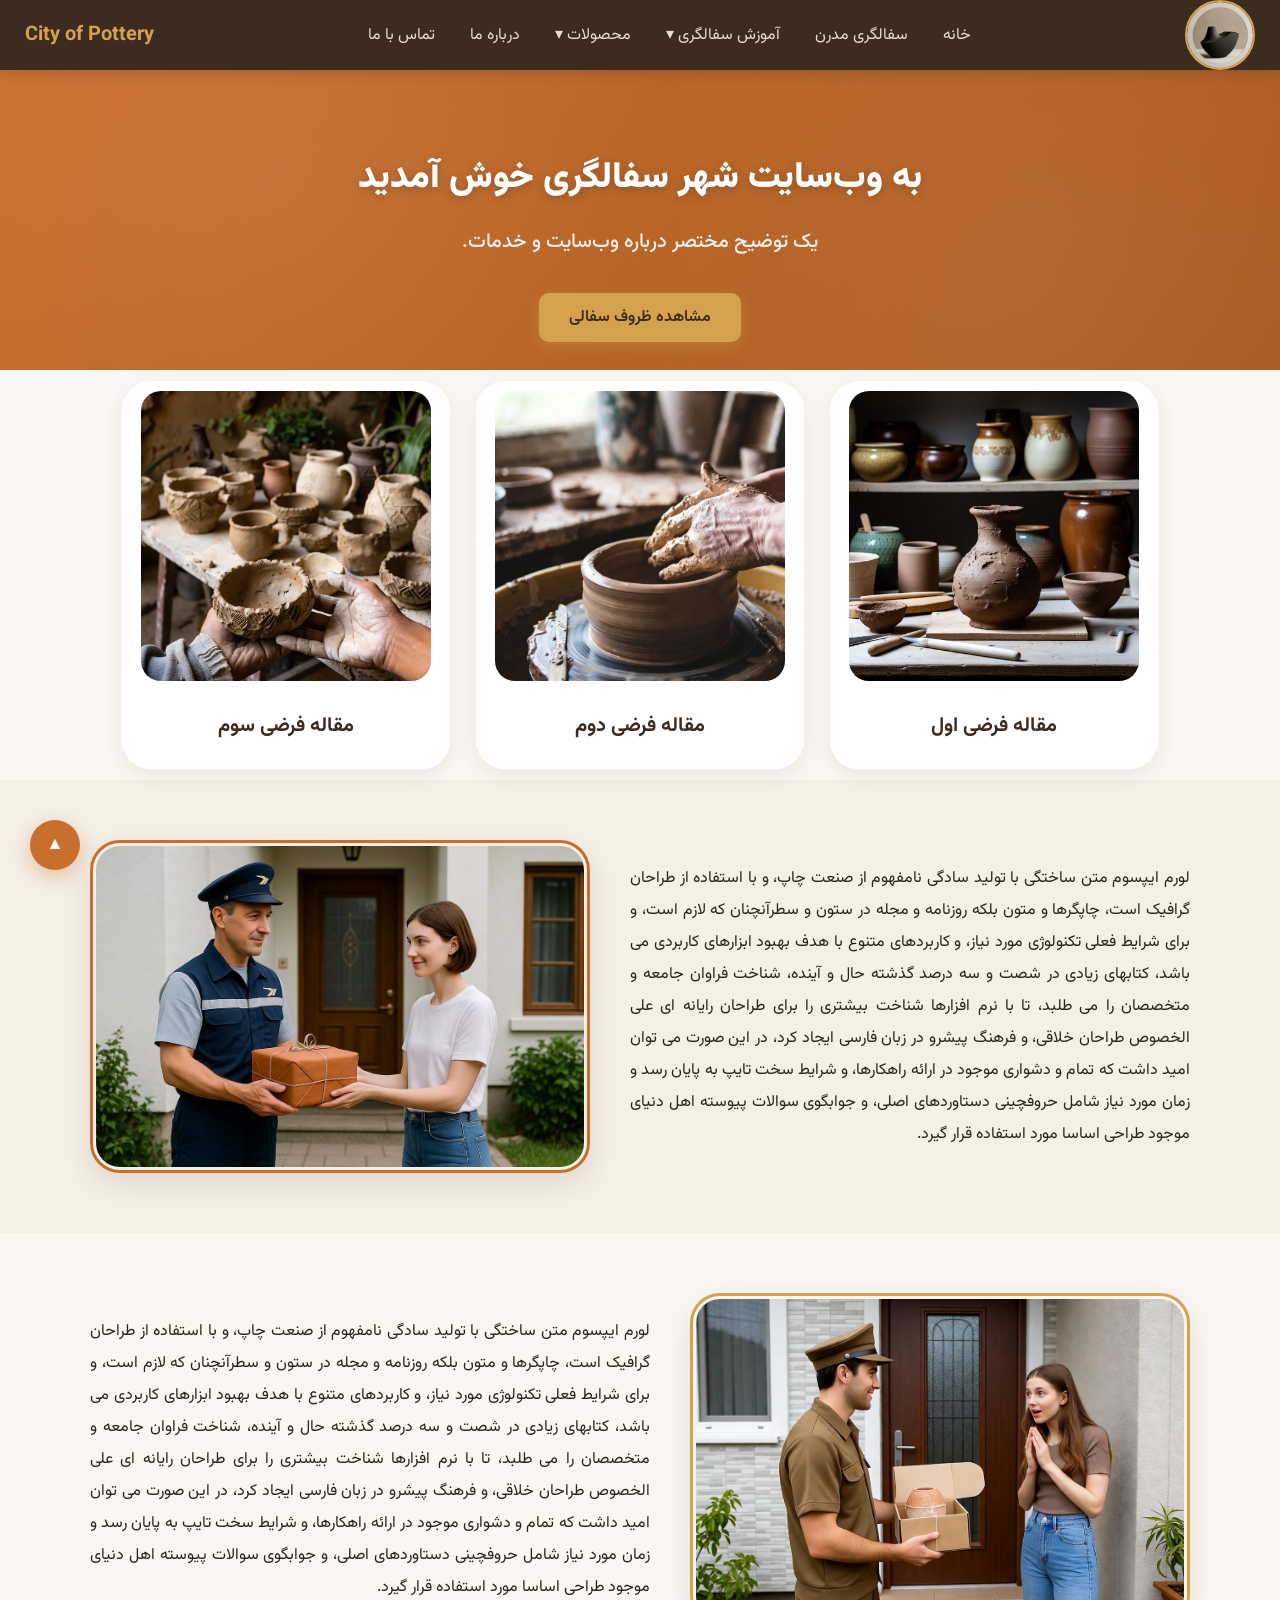
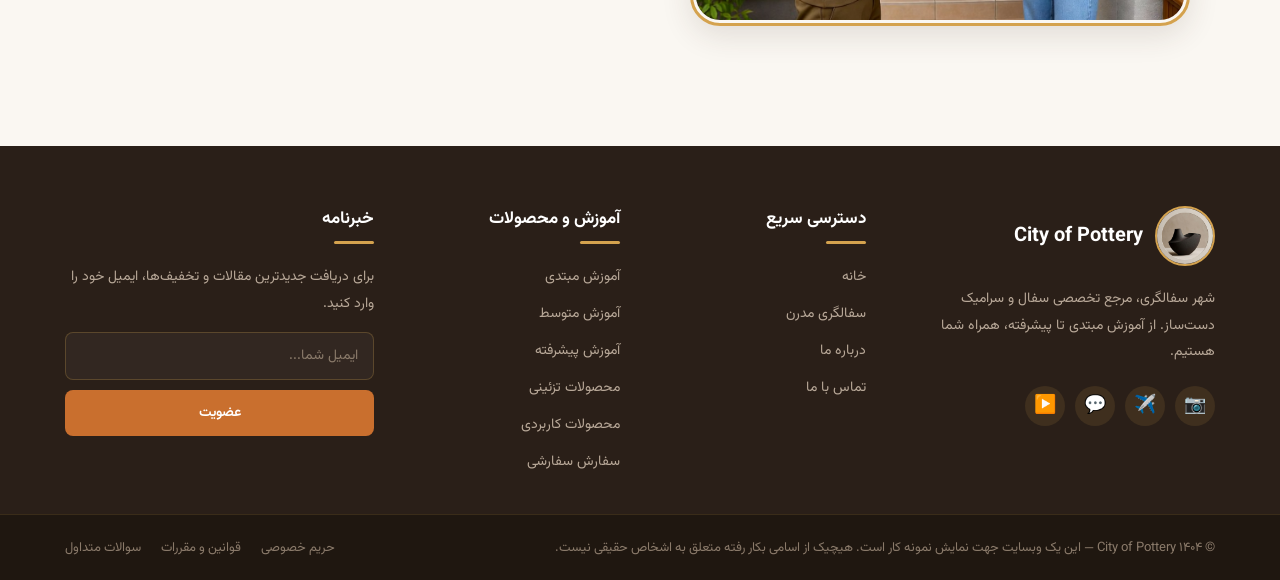
<file: index.html>
<!DOCTYPE html>
<html lang="fa" dir="rtl">
<head>
    <meta charset="UTF-8">
    <meta name="viewport" content="width=device-width, initial-scale=1.0">
    <title>City of Pottery - Home</title>
    <link rel="stylesheet" href="style.css">
</head>
<body id="top">

<header class="header">
    <nav class="navbar">
        <!-- لوگو -->
        <a href="index.html" class="logo-link">
            <img class="logo" src="pictures/Logo.jpg" alt="City of Pottery" width="70" height="70">
        </a>

        <!-- منوی اصلی -->
        <ul class="menu">
            <li><a href="index.html">خانه</a></li>
            <li><a href="modern-pottery.html">سفالگری مدرن</a></li>

            <li class="dropdown">
                <a href="#">آموزش سفالگری ▾</a>
                <ul class="submenu">
                    <li><a href="#">مبتدی</a></li>
                    <li><a href="#">متوسط</a></li>
                    <li><a href="#">پیشرفته</a></li>
                </ul>
            </li>

            <li class="dropdown">
                <a href="#">محصولات ▾</a>
                <ul class="submenu">
                    <li><a href="#">تزئینی</a></li>
                    <li><a href="#">کاربردی</a></li>
                    <li><a href="#">سفارشی</a></li>
                </ul>
            </li>

            <li><a href="about.html">درباره ما</a></li>
            <li><a href="Contact Us.html">تماس با ما</a></li>
        </ul>

        <!-- عنوان برند -->
        <a href="index.html"><span class="brand">City of Pottery</span></a>
    </nav>
</header>
<div class="home">
<p class="welcome_home_page">
    به وب‌سایت شهر سفالگری خوش آمدید
</p>
    <p class="explain_home_page">
        یک توضیح مختصر درباره وب‌سایت و خدمات.
    </p>
    <a href="#" class="click_home_page">مشاهده ظروف سفالی</a>
</div>
<div class="big_picture_1">
     <a href="modern-pottery.html" class="box_1_home_page shadow">
         <img src="pictures/home_picture_a.jpg" class="home_picture_1"/>
     <p class="home_title">مقاله فرضی اول</p></a>
    <a href="modern-pottery.html" class="box_2_home_page shadow">
        <img src="pictures/home_picture_c.jpg" class="home_picture_1"/>
        <p class="home_title">مقاله فرضی دوم</p></a>
    <a href="modern-pottery.html" class="box_3_home_page shadow">
        <img src="pictures/home_picture_b.jpg" class="home_picture_1"/>
        <p class="home_title">مقاله فرضی سوم</p></a>
</div>

<!-- ===== تغییر یافته: بخش متن + تصویر ===== -->
<section class="about-section">
    <div class="about-container">
        <p class="about-text">
            لورم ایپسوم متن ساختگی با تولید سادگی نامفهوم از صنعت چاپ، و با استفاده از طراحان گرافیک است، چاپگرها و متون بلکه روزنامه و مجله در ستون و سطرآنچنان که لازم است، و برای شرایط فعلی تکنولوژی مورد نیاز، و کاربردهای متنوع با هدف بهبود ابزارهای کاربردی می باشد، کتابهای زیادی در شصت و سه درصد گذشته حال و آینده، شناخت فراوان جامعه و متخصصان را می طلبد، تا با نرم افزارها شناخت بیشتری را برای طراحان رایانه ای علی الخصوص طراحان خلاقی، و فرهنگ پیشرو در زبان فارسی ایجاد کرد، در این صورت می توان امید داشت که تمام و دشواری موجود در ارائه راهکارها، و شرایط سخت تایپ به پایان رسد و زمان مورد نیاز شامل حروفچینی دستاوردهای اصلی، و جوابگوی سوالات پیوسته اهل دنیای موجود طراحی اساسا مورد استفاده قرار گیرد.
        </p>
        <img src="pictures/home_picture_d.jpg" alt="تحویل توسط پستچی" class="about-image" />
    </div>
</section>

<section class="about-section1">
    <div class="about-container1">
        <img src="pictures/home_picture_e.jpg" alt="تحویل توسط پستچی" class="about-image1"/>
        <p class="about-text1">
            لورم ایپسوم متن ساختگی با تولید سادگی نامفهوم از صنعت چاپ، و با استفاده از طراحان گرافیک است، چاپگرها و متون بلکه روزنامه و مجله در ستون و سطرآنچنان که لازم است، و برای شرایط فعلی تکنولوژی مورد نیاز، و کاربردهای متنوع با هدف بهبود ابزارهای کاربردی می باشد، کتابهای زیادی در شصت و سه درصد گذشته حال و آینده، شناخت فراوان جامعه و متخصصان را می طلبد، تا با نرم افزارها شناخت بیشتری را برای طراحان رایانه ای علی الخصوص طراحان خلاقی، و فرهنگ پیشرو در زبان فارسی ایجاد کرد، در این صورت می توان امید داشت که تمام و دشواری موجود در ارائه راهکارها، و شرایط سخت تایپ به پایان رسد و زمان مورد نیاز شامل حروفچینی دستاوردهای اصلی، و جوابگوی سوالات پیوسته اهل دنیای موجود طراحی اساسا مورد استفاده قرار گیرد.
        </p>
    </div>
</section>

<!-- ===== فوتر ===== -->
<footer class="footer">
    <div class="footer-container">

        <!-- ستون ۱: برند و توضیح -->
        <div class="footer-column footer-about">
            <a href="#" class="footer-logo-link">
                <img class="footer-logo" src="pictures/Logo.jpg" alt="City of Pottery" width="60" height="60">
                <span class="footer-brand">City of Pottery</span>
            </a>
            <p class="footer-description">
                شهر سفالگری، مرجع تخصصی سفال و سرامیک دست‌ساز. از آموزش مبتدی تا پیشرفته، همراه شما هستیم.
            </p>
            <div class="footer-social">
                <a href="#" class="social-link" aria-label="اینستاگرام">📷</a>
                <a href="#" class="social-link" aria-label="تلگرام">✈️</a>
                <a href="#" class="social-link" aria-label="واتساپ">💬</a>
                <a href="#" class="social-link" aria-label="یوتیوب">▶️</a>
            </div>
        </div>

        <!-- ستون ۲: دسترسی سریع -->
        <div class="footer-column">
            <h4 class="footer-title">دسترسی سریع</h4>
            <ul class="footer-links">
                <li><a href="index.html">خانه</a></li>
                <li><a href="modern-pottery.html">سفالگری مدرن</a></li>
                <li><a href="about.html">درباره ما</a></li>
                <li><a href="Contact%20Us.html">تماس با ما</a></li>
            </ul>
        </div>

        <!-- ستون ۳: آموزش و محصولات -->
        <div class="footer-column">
            <h4 class="footer-title">آموزش و محصولات</h4>
            <ul class="footer-links">
                <li><a href="#">آموزش مبتدی</a></li>
                <li><a href="#">آموزش متوسط</a></li>
                <li><a href="#">آموزش پیشرفته</a></li>
                <li><a href="#">محصولات تزئینی</a></li>
                <li><a href="#">محصولات کاربردی</a></li>
                <li><a href="#">سفارش سفارشی</a></li>
            </ul>
        </div>

        <!-- ستون ۴: خبرنامه -->
        <div class="footer-column">
            <h4 class="footer-title">خبرنامه</h4>
            <p class="footer-newsletter-text">
                برای دریافت جدیدترین مقالات و تخفیف‌ها، ایمیل خود را وارد کنید.
            </p>
            <form class="footer-newsletter">
                <input type="email" placeholder="ایمیل شما..." class="newsletter-input" required>
                <button type="submit" class="newsletter-btn">عضویت</button>
            </form>
        </div>

    </div>

    <!-- نوار کپی‌رایت -->
    <div class="footer-bottom">
        <div class="footer-bottom-container">
            <p class="footer-copy">
                © ۱۴۰۴ City of Pottery — این یک وبسایت جهت نمایش نمونه کار است. هیچیک از اسامی بکار رفته متعلق به اشخاص حقیقی نیست.
            </p>
            <ul class="footer-legal">
                <li><a href="#">حریم خصوصی</a></li>
                <li><a href="#">قوانین و مقررات</a></li>
                <li><a href="#">سوالات متداول</a></li>
            </ul>
        </div>
    </div>
</footer>

<!-- ===== دکمه بازگشت به بالا ===== -->
<a href="#top" class="back-to-top" aria-label="بازگشت به بالا">
    <span class="back-to-top-icon">▲</span>
</a>

</body>
</html>
</file>
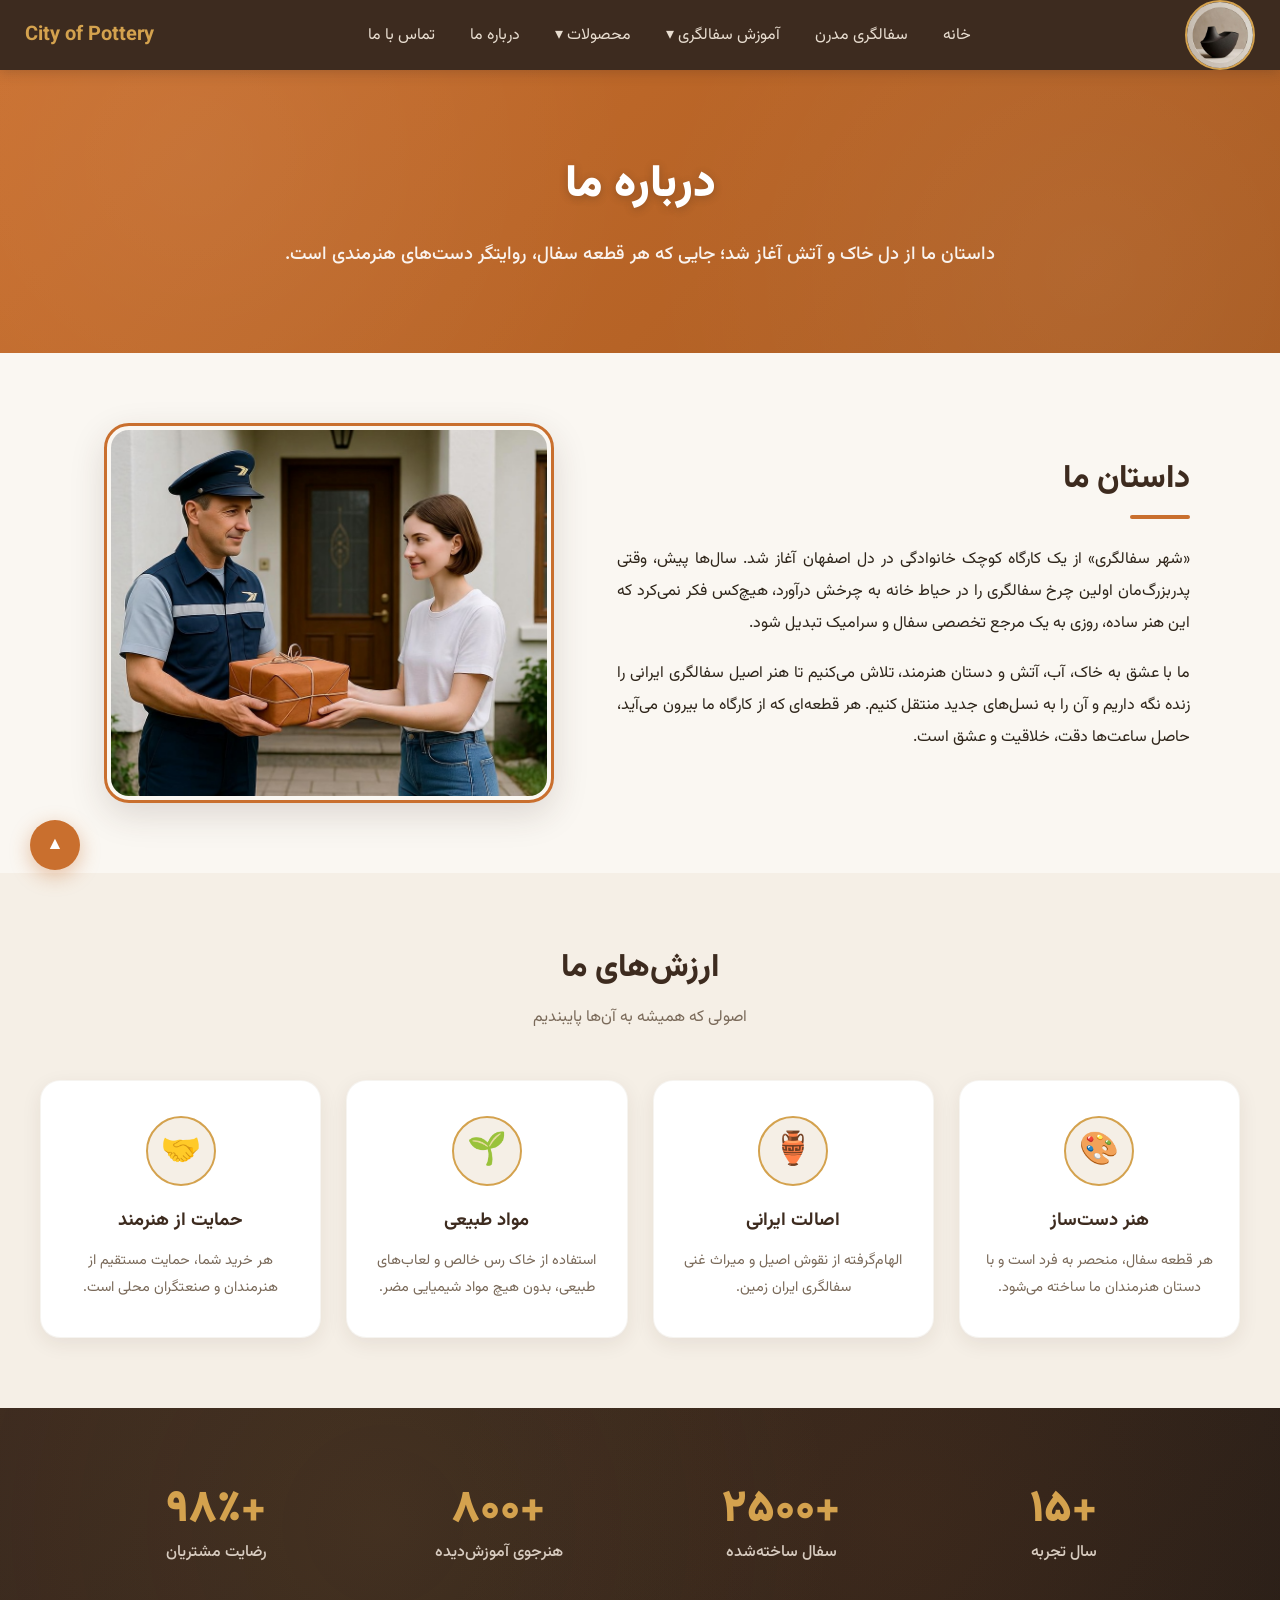
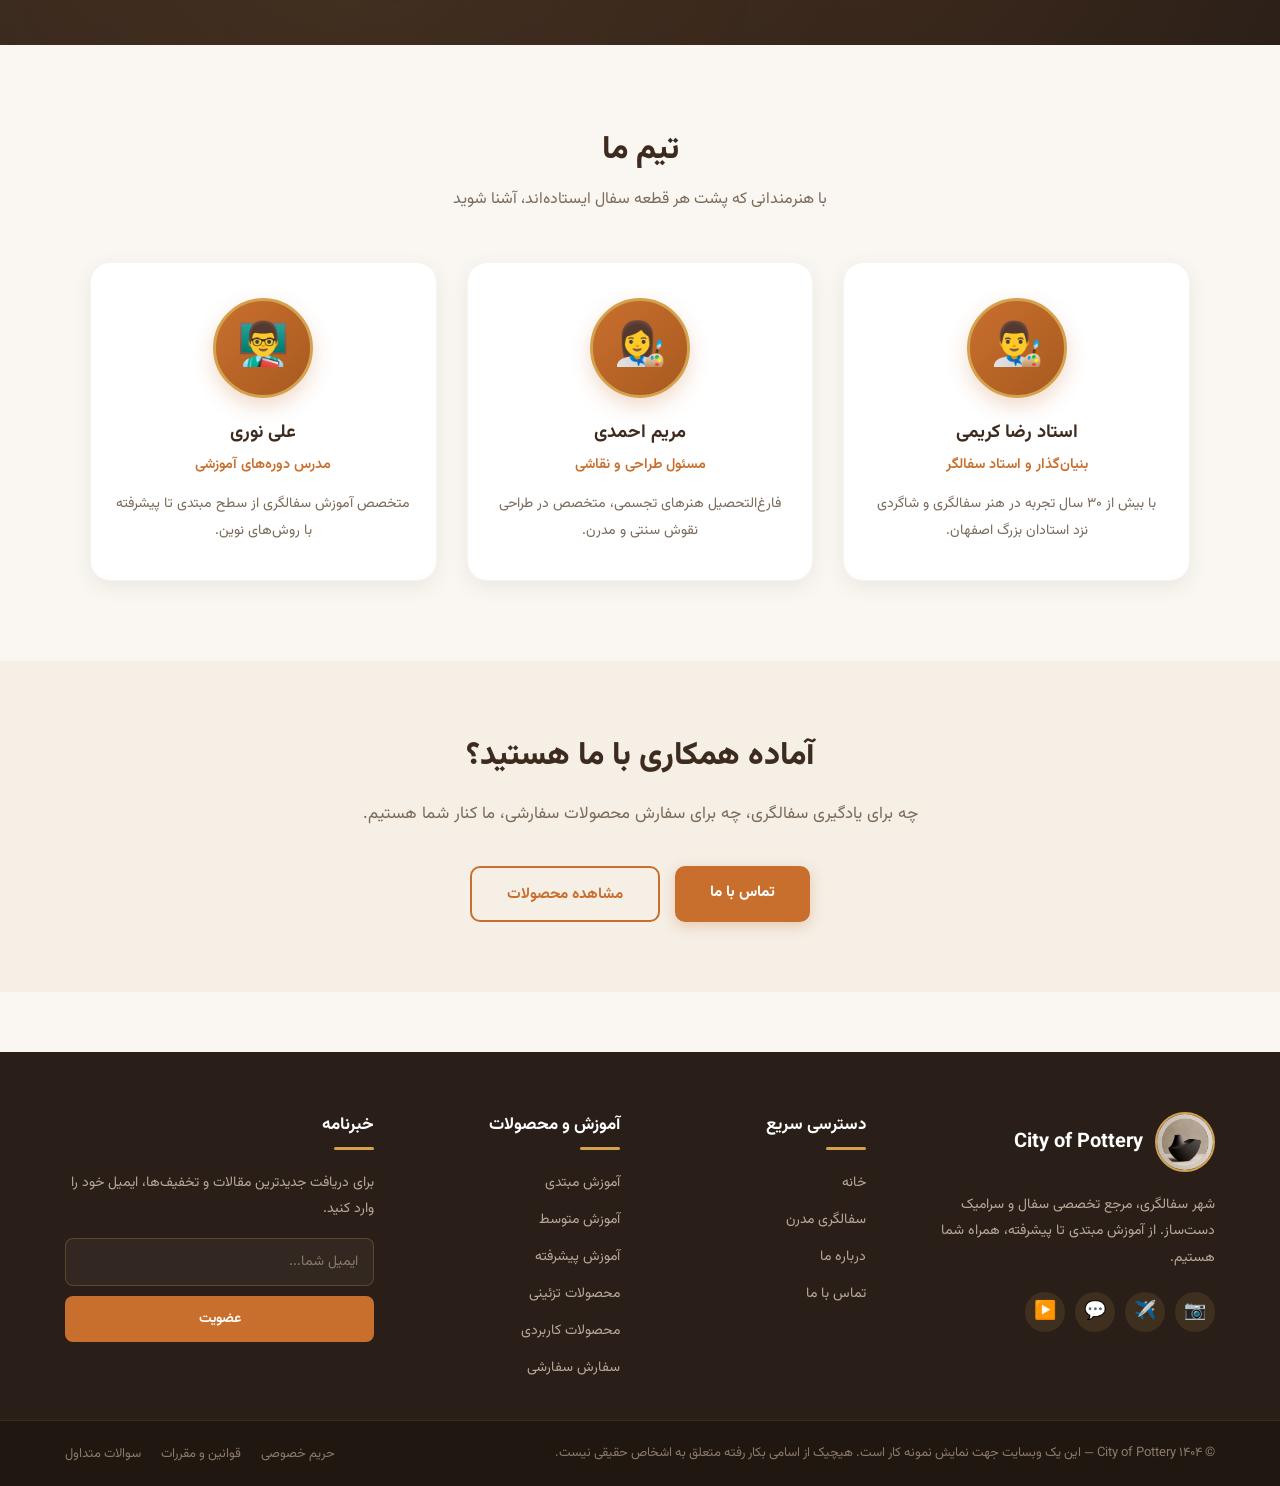
<file: about.html>
<!DOCTYPE html>
<html lang="fa" dir="rtl">
<head>
    <meta charset="UTF-8">
    <meta name="viewport" content="width=device-width, initial-scale=1.0">
    <title>City of Pottery - درباره ما</title>
    <link rel="stylesheet" href="style.css">
</head>
<body id="top">

<!-- ===== هدر ===== -->
<header class="header">
    <nav class="navbar">
        <a href="index.html" class="logo-link">
            <img class="logo" src="pictures/Logo.jpg" alt="City of Pottery" width="70" height="70">
        </a>

        <ul class="menu">
            <li><a href="index.html">خانه</a></li>
            <li><a href="modern-pottery.html">سفالگری مدرن</a></li>

            <li class="dropdown">
                <a href="#">آموزش سفالگری ▾</a>
                <ul class="submenu">
                    <li><a href="#">مبتدی</a></li>
                    <li><a href="#">متوسط</a></li>
                    <li><a href="#">پیشرفته</a></li>
                </ul>
            </li>

            <li class="dropdown">
                <a href="#">محصولات ▾</a>
                <ul class="submenu">
                    <li><a href="#">تزئینی</a></li>
                    <li><a href="#">کاربردی</a></li>
                    <li><a href="#">سفارشی</a></li>
                </ul>
            </li>

            <li><a href="about.html">درباره ما</a></li>
            <li><a href="Contact%20Us.html">تماس با ما</a></li>
        </ul>

        <a href="index.html"><span class="brand">City of Pottery</span></a>
    </nav>
</header>

<!-- ===== بخش Hero درباره ما ===== -->
<section class="about-hero">
    <div class="about-hero-content">
        <h1 class="about-hero-title">درباره ما</h1>
        <p class="about-hero-text">
            داستان ما از دل خاک و آتش آغاز شد؛ جایی که هر قطعه سفال، روایتگر دست‌های هنرمندی است.
        </p>
    </div>
</section>

<!-- ===== بخش داستان ما ===== -->
<section class="story-section">
    <div class="story-container">
        <div class="story-text">
            <h2 class="story-title">داستان ما</h2>
            <p class="story-paragraph">
                «شهر سفالگری» از یک کارگاه کوچک خانوادگی در دل اصفهان آغاز شد. سال‌ها پیش، وقتی پدربزرگ‌مان اولین چرخ سفالگری را در حیاط خانه به چرخش درآورد، هیچ‌کس فکر نمی‌کرد که این هنر ساده، روزی به یک مرجع تخصصی سفال و سرامیک تبدیل شود.
            </p>
            <p class="story-paragraph">
                ما با عشق به خاک، آب، آتش و دستان هنرمند، تلاش می‌کنیم تا هنر اصیل سفالگری ایرانی را زنده نگه داریم و آن را به نسل‌های جدید منتقل کنیم. هر قطعه‌ای که از کارگاه ما بیرون می‌آید، حاصل ساعت‌ها دقت، خلاقیت و عشق است.
            </p>
        </div>
        <div class="story-image">
            <img src="pictures/home_picture_d.jpg" alt="کارگاه سفالگری" class="story-img" />
        </div>
    </div>
</section>

<!-- ===== بخش ارزش‌های ما ===== -->
<section class="values-section">
    <div class="values-container">
        <h2 class="values-title">ارزش‌های ما</h2>
        <p class="values-subtitle">اصولی که همیشه به آن‌ها پایبندیم</p>

        <div class="values-grid">
            <div class="value-card">
                <div class="value-icon">🎨</div>
                <h3 class="value-name">هنر دست‌ساز</h3>
                <p class="value-desc">
                    هر قطعه سفال، منحصر به فرد است و با دستان هنرمندان ما ساخته می‌شود.
                </p>
            </div>

            <div class="value-card">
                <div class="value-icon">🏺</div>
                <h3 class="value-name">اصالت ایرانی</h3>
                <p class="value-desc">
                    الهام‌گرفته از نقوش اصیل و میراث غنی سفالگری ایران زمین.
                </p>
            </div>

            <div class="value-card">
                <div class="value-icon">🌱</div>
                <h3 class="value-name">مواد طبیعی</h3>
                <p class="value-desc">
                    استفاده از خاک رس خالص و لعاب‌های طبیعی، بدون هیچ مواد شیمیایی مضر.
                </p>
            </div>

            <div class="value-card">
                <div class="value-icon">🤝</div>
                <h3 class="value-name">حمایت از هنرمند</h3>
                <p class="value-desc">
                    هر خرید شما، حمایت مستقیم از هنرمندان و صنعتگران محلی است.
                </p>
            </div>
        </div>
    </div>
</section>

<!-- ===== بخش آمار ===== -->
<section class="stats-section">
    <div class="stats-container">
        <div class="stat-item">
            <p class="stat-number">+۱۵</p>
            <p class="stat-label">سال تجربه</p>
        </div>
        <div class="stat-item">
            <p class="stat-number">+۲۵۰۰</p>
            <p class="stat-label">سفال ساخته‌شده</p>
        </div>
        <div class="stat-item">
            <p class="stat-number">+۸۰۰</p>
            <p class="stat-label">هنرجوی آموزش‌دیده</p>
        </div>
        <div class="stat-item">
            <p class="stat-number">+۹۸٪</p>
            <p class="stat-label">رضایت مشتریان</p>
        </div>
    </div>
</section>

<!-- ===== بخش تیم ما ===== -->
<section class="team-section">
    <div class="team-container">
        <h2 class="team-title">تیم ما</h2>
        <p class="team-subtitle">با هنرمندانی که پشت هر قطعه سفال ایستاده‌اند، آشنا شوید</p>

        <div class="team-grid">
            <div class="team-card">
                <div class="team-avatar">👨‍🎨</div>
                <h3 class="team-name">استاد رضا کریمی</h3>
                <p class="team-role">بنیان‌گذار و استاد سفالگر</p>
                <p class="team-bio">
                    با بیش از ۳۰ سال تجربه در هنر سفالگری و شاگردی نزد استادان بزرگ اصفهان.
                </p>
            </div>

            <div class="team-card">
                <div class="team-avatar">👩‍🎨</div>
                <h3 class="team-name">مریم احمدی</h3>
                <p class="team-role">مسئول طراحی و نقاشی</p>
                <p class="team-bio">
                    فارغ‌التحصیل هنرهای تجسمی، متخصص در طراحی نقوش سنتی و مدرن.
                </p>
            </div>

            <div class="team-card">
                <div class="team-avatar">👨‍🏫</div>
                <h3 class="team-name">علی نوری</h3>
                <p class="team-role">مدرس دوره‌های آموزشی</p>
                <p class="team-bio">
                    متخصص آموزش سفالگری از سطح مبتدی تا پیشرفته با روش‌های نوین.
                </p>
            </div>
        </div>
    </div>
</section>

<!-- ===== بخش دعوت به همکاری ===== -->
<section class="cta-section">
    <div class="cta-container">
        <h2 class="cta-title">آماده همکاری با ما هستید؟</h2>
        <p class="cta-text">
            چه برای یادگیری سفالگری، چه برای سفارش محصولات سفارشی، ما کنار شما هستیم.
        </p>
        <div class="cta-buttons">
            <a href="Contact Us.html" class="cta-btn cta-btn-primary">تماس با ما</a>
            <a href="index.html" class="cta-btn cta-btn-secondary">مشاهده محصولات</a>
        </div>
    </div>
</section>

<!-- ===== فوتر ===== -->
<footer class="footer">
    <div class="footer-container">

        <div class="footer-column footer-about">
            <a href="index.html" class="footer-logo-link">
                <img class="footer-logo" src="pictures/Logo.jpg" alt="City of Pottery" width="60" height="60">
                <span class="footer-brand">City of Pottery</span>
            </a>
            <p class="footer-description">
                شهر سفالگری، مرجع تخصصی سفال و سرامیک دست‌ساز. از آموزش مبتدی تا پیشرفته، همراه شما هستیم.
            </p>
            <div class="footer-social">
                <a href="#" class="social-link" aria-label="اینستاگرام">📷</a>
                <a href="#" class="social-link" aria-label="تلگرام">✈️</a>
                <a href="#" class="social-link" aria-label="واتساپ">💬</a>
                <a href="#" class="social-link" aria-label="یوتیوب">▶️</a>
            </div>
        </div>

        <div class="footer-column">
            <h4 class="footer-title">دسترسی سریع</h4>
            <ul class="footer-links">
                <li><a href="index.html">خانه</a></li>
                <li><a href="modern-pottery.html">سفالگری مدرن</a></li>
                <li><a href="about.html">درباره ما</a></li>
                <li><a href="Contact%20Us.html">تماس با ما</a></li>
            </ul>
        </div>

        <div class="footer-column">
            <h4 class="footer-title">آموزش و محصولات</h4>
            <ul class="footer-links">
                <li><a href="#">آموزش مبتدی</a></li>
                <li><a href="#">آموزش متوسط</a></li>
                <li><a href="#">آموزش پیشرفته</a></li>
                <li><a href="#">محصولات تزئینی</a></li>
                <li><a href="#">محصولات کاربردی</a></li>
                <li><a href="#">سفارش سفارشی</a></li>
            </ul>
        </div>

        <div class="footer-column">
            <h4 class="footer-title">خبرنامه</h4>
            <p class="footer-newsletter-text">
                برای دریافت جدیدترین مقالات و تخفیف‌ها، ایمیل خود را وارد کنید.
            </p>
            <form class="footer-newsletter">
                <input type="email" placeholder="ایمیل شما..." class="newsletter-input" required>
                <button type="submit" class="newsletter-btn">عضویت</button>
            </form>
        </div>

    </div>

    <div class="footer-bottom">
        <div class="footer-bottom-container">
            <p class="footer-copy">
                © ۱۴۰۴ City of Pottery — این یک وبسایت جهت نمایش نمونه کار است. هیچیک از اسامی بکار رفته متعلق به اشخاص حقیقی نیست.
            </p>
            <ul class="footer-legal">
                <li><a href="#">حریم خصوصی</a></li>
                <li><a href="#">قوانین و مقررات</a></li>
                <li><a href="#">سوالات متداول</a></li>
            </ul>
        </div>
    </div>
</footer>

<!-- ===== دکمه بازگشت به بالا ===== -->
<a href="#top" class="back-to-top" aria-label="بازگشت به بالا">
    <span class="back-to-top-icon">▲</span>
</a>

</body>
</html>
</file>
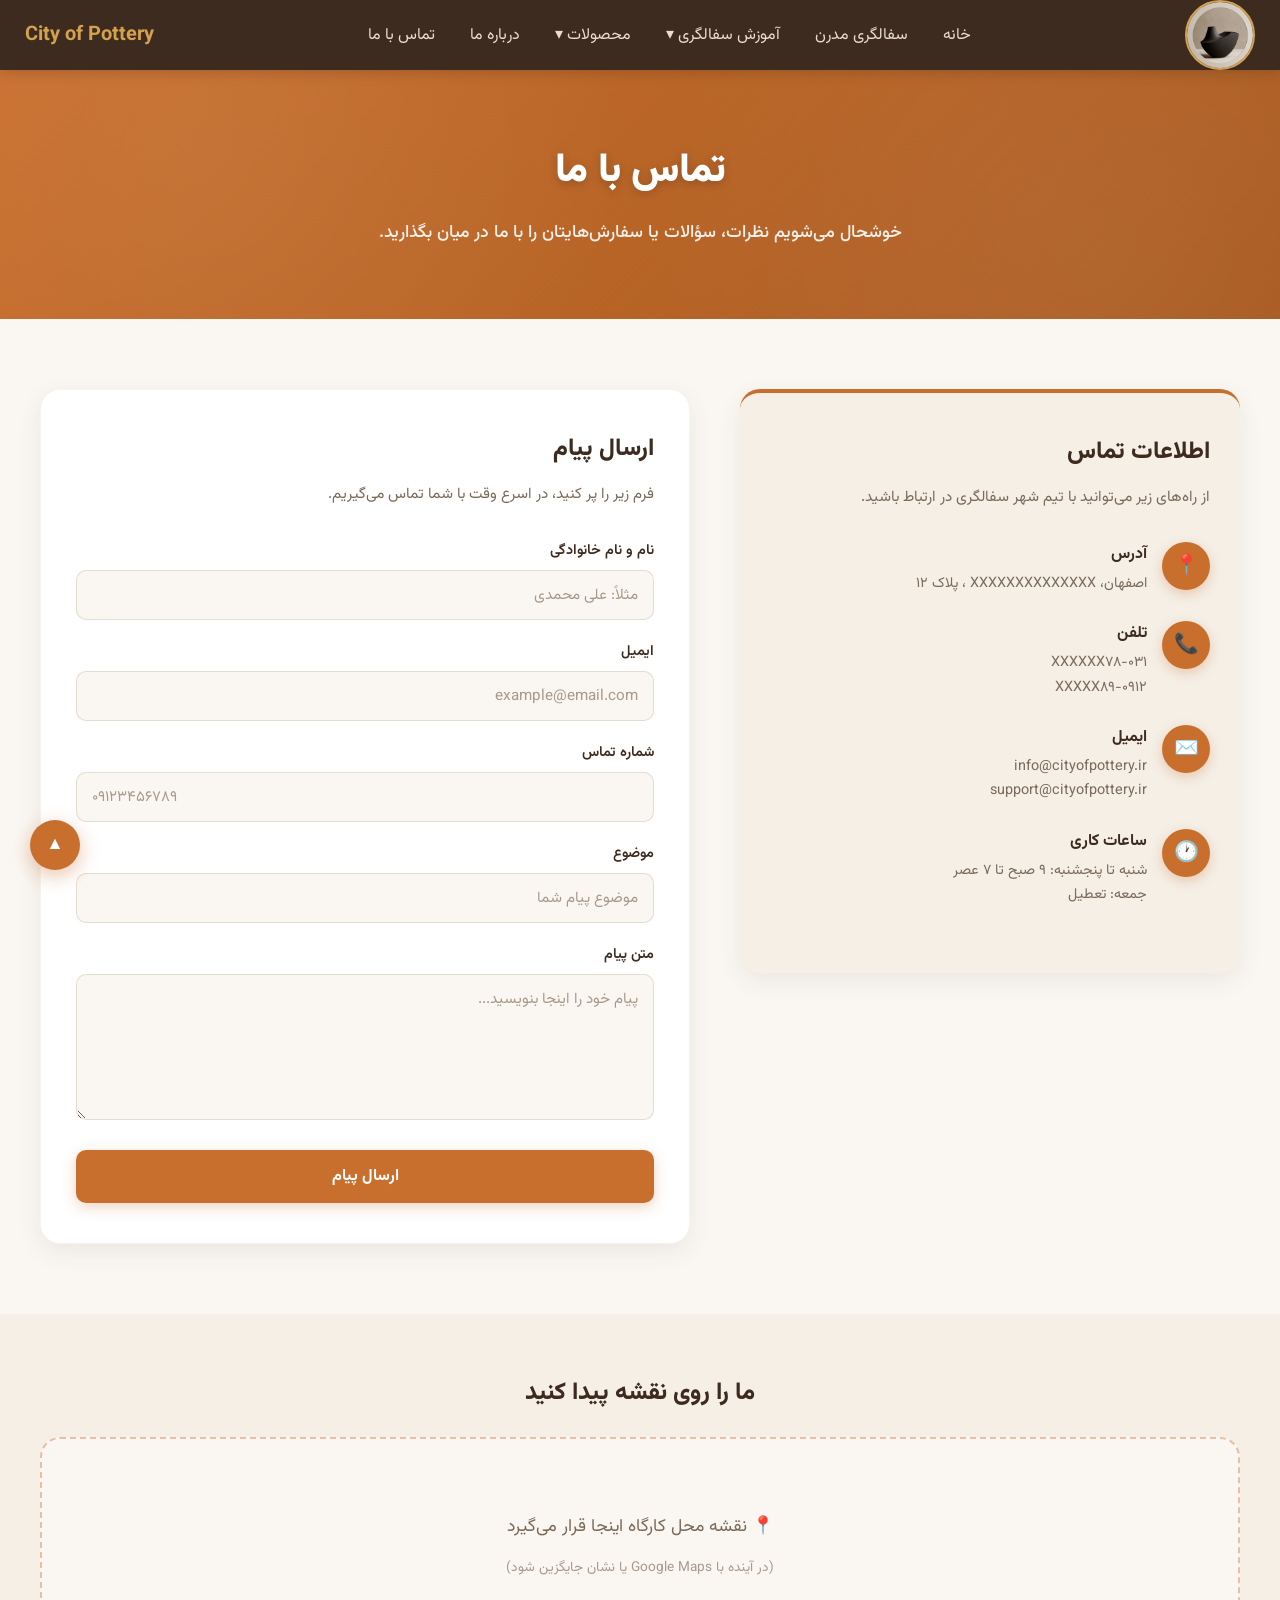
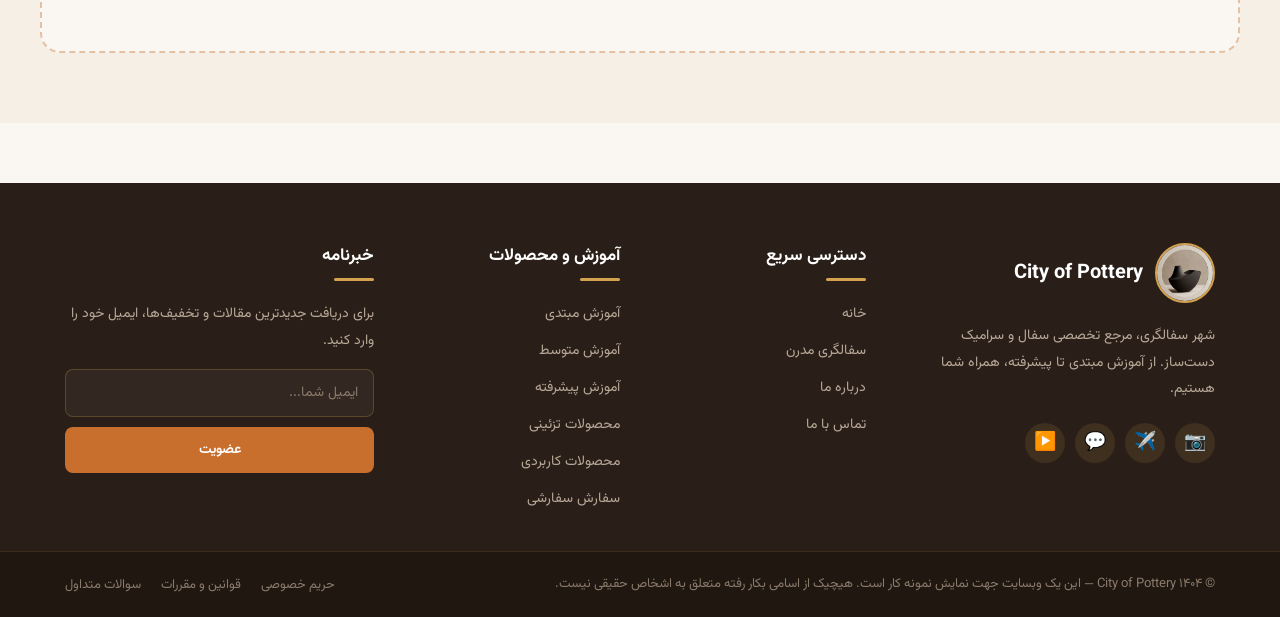
<file: Contact Us.html>
<!DOCTYPE html>
<html lang="fa" dir="rtl">
<head>
    <meta charset="UTF-8">
    <meta name="viewport" content="width=device-width, initial-scale=1.0">
    <title>City of Pottery - تماس با ما</title>
    <link rel="stylesheet" href="style.css">
</head>
<body id="top">

<!-- ===== هدر ===== -->
<header class="header">
    <nav class="navbar">
        <a href="index.html" class="logo-link">
            <img class="logo" src="pictures/Logo.jpg" alt="City of Pottery" width="70" height="70">
        </a>

        <ul class="menu">
            <li><a href="index.html">خانه</a></li>
            <li><a href="modern-pottery.html">سفالگری مدرن</a></li>

            <li class="dropdown">
                <a href="#">آموزش سفالگری ▾</a>
                <ul class="submenu">
                    <li><a href="#">مبتدی</a></li>
                    <li><a href="#">متوسط</a></li>
                    <li><a href="#">پیشرفته</a></li>
                </ul>
            </li>

            <li class="dropdown">
                <a href="#">محصولات ▾</a>
                <ul class="submenu">
                    <li><a href="#">تزئینی</a></li>
                    <li><a href="#">کاربردی</a></li>
                    <li><a href="#">سفارشی</a></li>
                </ul>
            </li>

            <li><a href="about.html">درباره ما</a></li>
            <li><a href="Contact%20Us.html">تماس با ما</a></li>
        </ul>

        <a href="index.html"><span class="brand">City of Pottery</span></a>
    </nav>
</header>

<!-- ===== بخش معرفی صفحه تماس ===== -->
<section class="contact-hero">
    <div class="contact-hero-content">
        <h1 class="contact-hero-title">تماس با ما</h1>
        <p class="contact-hero-text">
            خوشحال می‌شویم نظرات، سؤالات یا سفارش‌هایتان را با ما در میان بگذارید.
        </p>
    </div>
</section>

<!-- ===== بخش اصلی تماس ===== -->
<section class="contact-section">
    <div class="contact-container">

        <!-- ستون اطلاعات تماس -->
        <div class="contact-info">
            <h2 class="contact-info-title">اطلاعات تماس</h2>
            <p class="contact-info-text">
                از راه‌های زیر می‌توانید با تیم شهر سفالگری در ارتباط باشید.
            </p>

            <div class="contact-item">
                <div class="contact-icon">📍</div>
                <div class="contact-details">
                    <h3>آدرس</h3>
                    <p>اصفهان، XXXXXXXXXXXXXX ، پلاک ۱۲</p>
                </div>
            </div>

            <div class="contact-item">
                <div class="contact-icon">📞</div>
                <div class="contact-details">
                    <h3>تلفن</h3>
                    <p>۰۳۱-XXXXXX۷۸</p>
                    <p>۰۹۱۲-XXXXX۸۹</p>
                </div>
            </div>

            <div class="contact-item">
                <div class="contact-icon">✉️</div>
                <div class="contact-details">
                    <h3>ایمیل</h3>
                    <p>info@cityofpottery.ir</p>
                    <p>support@cityofpottery.ir</p>
                </div>
            </div>

            <div class="contact-item">
                <div class="contact-icon">🕐</div>
                <div class="contact-details">
                    <h3>ساعات کاری</h3>
                    <p>شنبه تا پنجشنبه: ۹ صبح تا ۷ عصر</p>
                    <p>جمعه: تعطیل</p>
                </div>
            </div>
        </div>

        <!-- ستون فرم تماس -->
        <div class="contact-form-wrapper">
            <h2 class="contact-form-title">ارسال پیام</h2>
            <p class="contact-form-text">
                فرم زیر را پر کنید، در اسرع وقت با شما تماس می‌گیریم.
            </p>

            <form class="contact-form">
                <div class="form-group">
                    <label for="name">نام و نام خانوادگی</label>
                    <input type="text" id="name" placeholder="مثلاً: علی محمدی" required>
                </div>

                <div class="form-group">
                    <label for="email">ایمیل</label>
                    <input type="email" id="email" placeholder="example@email.com" required>
                </div>

                <div class="form-group">
                    <label for="phone">شماره تماس</label>
                    <input type="tel" id="phone" placeholder="۰۹۱۲۳۴۵۶۷۸۹" required>
                </div>

                <div class="form-group">
                    <label for="subject">موضوع</label>
                    <input type="text" id="subject" placeholder="موضوع پیام شما" required>
                </div>

                <div class="form-group">
                    <label for="message">متن پیام</label>
                    <textarea id="message" rows="5" placeholder="پیام خود را اینجا بنویسید..." required></textarea>
                </div>

                <button type="submit" class="contact-submit-btn">ارسال پیام</button>
            </form>
        </div>

    </div>
</section>

<!-- ===== بخش نقشه ===== -->
<section class="contact-map">
    <div class="contact-map-container">
        <h2 class="contact-map-title">ما را روی نقشه پیدا کنید</h2>
        <div class="map-placeholder">
            <p>📍 نقشه محل کارگاه اینجا قرار می‌گیرد</p>
            <p class="map-hint">(در آینده با Google Maps یا نشان جایگزین شود)</p>
        </div>
    </div>
</section>

<!-- ===== فوتر ===== -->
<footer class="footer">
    <div class="footer-container">

        <div class="footer-column footer-about">
            <a href="index.html" class="footer-logo-link">
                <img class="footer-logo" src="pictures/Logo.jpg" alt="City of Pottery" width="60" height="60">
                <span class="footer-brand">City of Pottery</span>
            </a>
            <p class="footer-description">
                شهر سفالگری، مرجع تخصصی سفال و سرامیک دست‌ساز. از آموزش مبتدی تا پیشرفته، همراه شما هستیم.
            </p>
            <div class="footer-social">
                <a href="#" class="social-link" aria-label="اینستاگرام">📷</a>
                <a href="#" class="social-link" aria-label="تلگرام">✈️</a>
                <a href="#" class="social-link" aria-label="واتساپ">💬</a>
                <a href="#" class="social-link" aria-label="یوتیوب">▶️</a>
            </div>
        </div>

        <div class="footer-column">
            <h4 class="footer-title">دسترسی سریع</h4>
            <ul class="footer-links">
                <li><a href="index.html">خانه</a></li>
                <li><a href="modern-pottery.html">سفالگری مدرن</a></li>
                <li><a href="about.html">درباره ما</a></li>
                <li><a href="Contact Us.html">تماس با ما</a></li>
            </ul>
        </div>

        <div class="footer-column">
            <h4 class="footer-title">آموزش و محصولات</h4>
            <ul class="footer-links">
                <li><a href="#">آموزش مبتدی</a></li>
                <li><a href="#">آموزش متوسط</a></li>
                <li><a href="#">آموزش پیشرفته</a></li>
                <li><a href="#">محصولات تزئینی</a></li>
                <li><a href="#">محصولات کاربردی</a></li>
                <li><a href="#">سفارش سفارشی</a></li>
            </ul>
        </div>

        <div class="footer-column">
            <h4 class="footer-title">خبرنامه</h4>
            <p class="footer-newsletter-text">
                برای دریافت جدیدترین مقالات و تخفیف‌ها، ایمیل خود را وارد کنید.
            </p>
            <form class="footer-newsletter">
                <input type="email" placeholder="ایمیل شما..." class="newsletter-input" required>
                <button type="submit" class="newsletter-btn">عضویت</button>
            </form>
        </div>

    </div>

    <div class="footer-bottom">
        <div class="footer-bottom-container">
            <p class="footer-copy">
                © ۱۴۰۴ City of Pottery — این یک وبسایت جهت نمایش نمونه کار است. هیچیک از اسامی بکار رفته متعلق به اشخاص حقیقی نیست.
            </p>
            <ul class="footer-legal">
                <li><a href="#">حریم خصوصی</a></li>
                <li><a href="#">قوانین و مقررات</a></li>
                <li><a href="#">سوالات متداول</a></li>
            </ul>
        </div>
    </div>
</footer>

<!-- ===== دکمه بازگشت به بالا ===== -->
<a href="#top" class="back-to-top" aria-label="بازگشت به بالا">
    <span class="back-to-top-icon">▲</span>
</a>

</body>
</html>
</file>
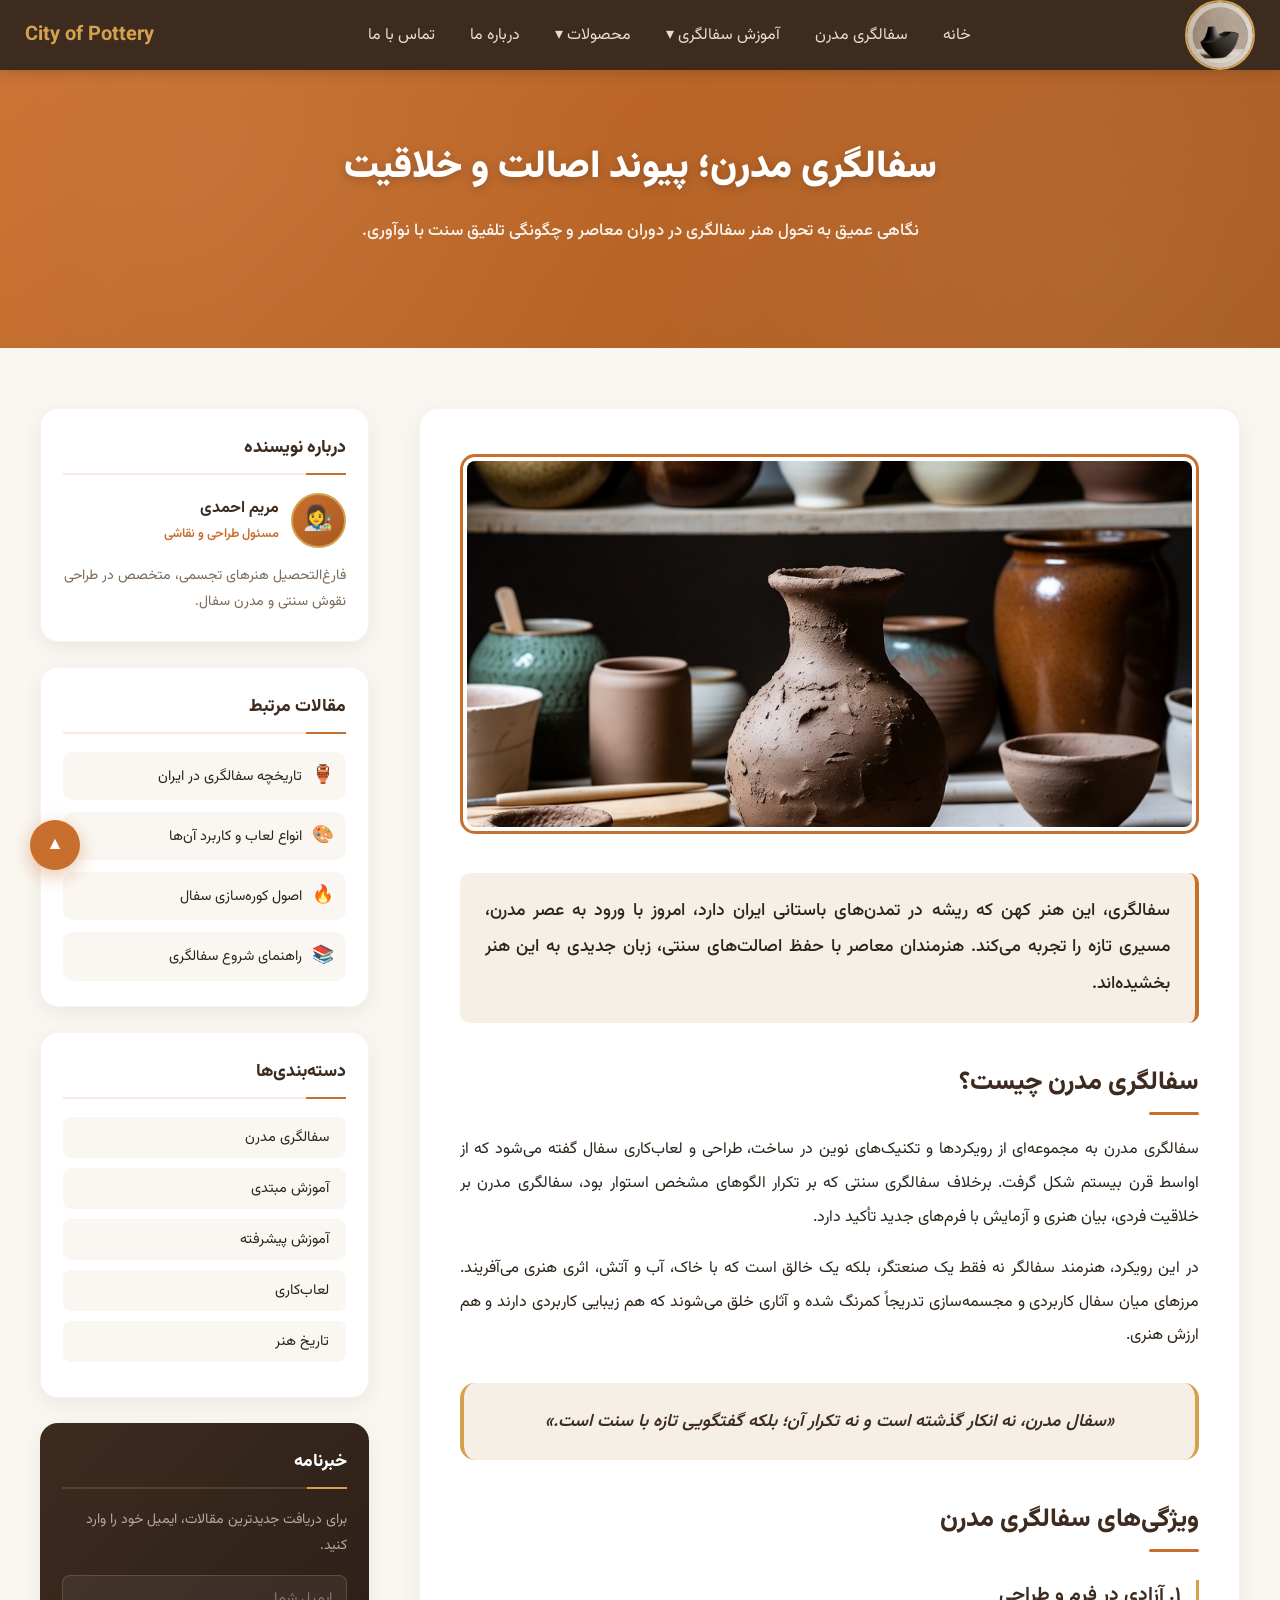
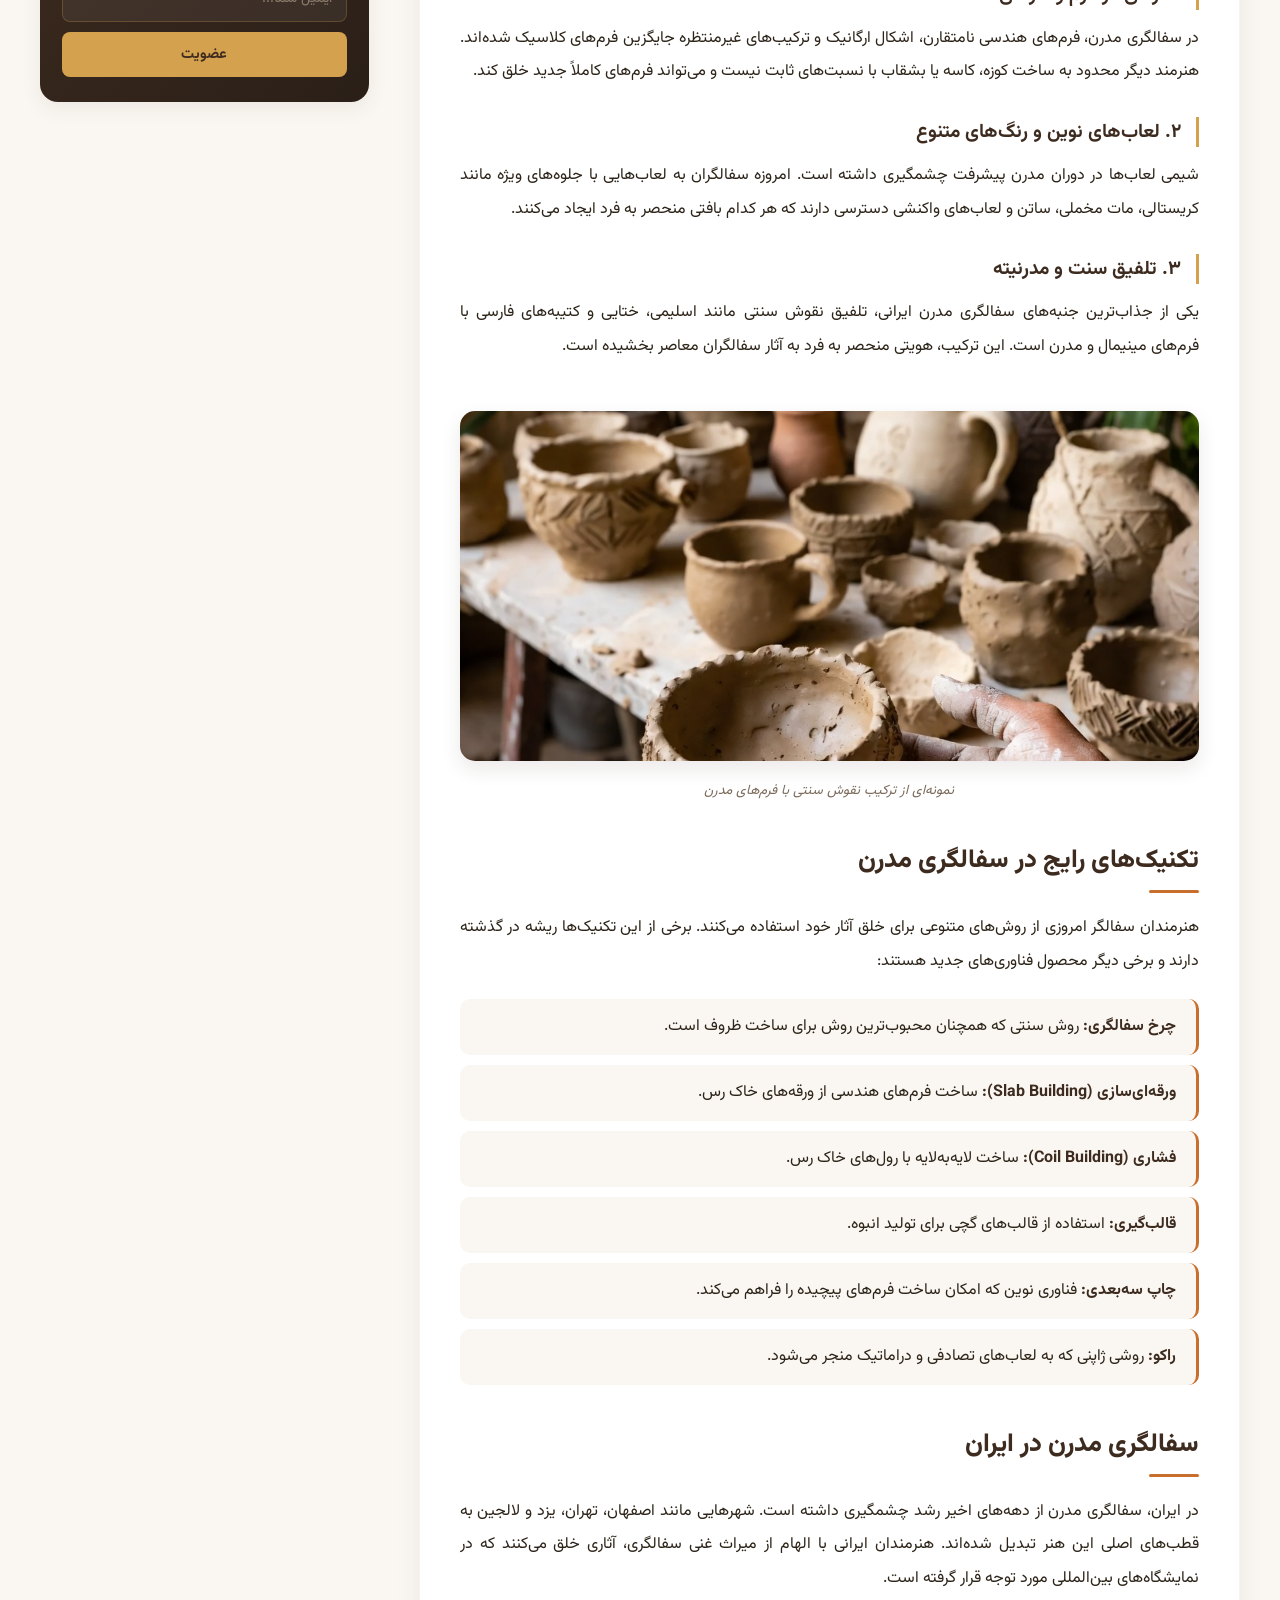
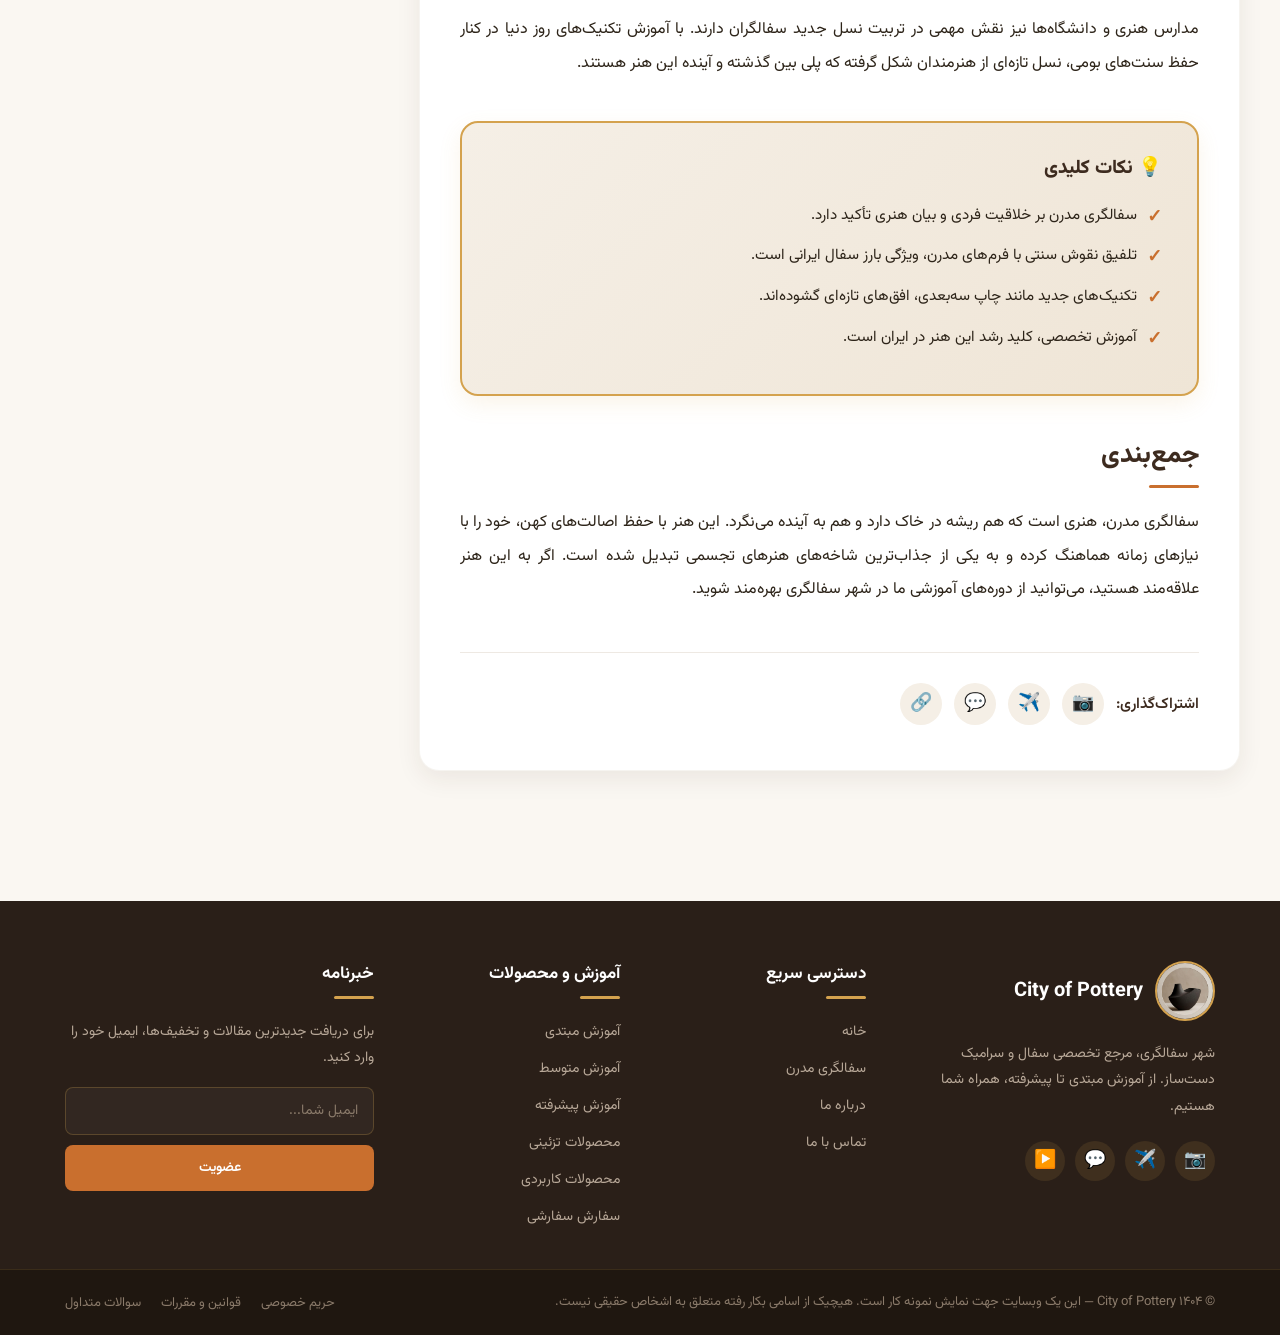
<file: modern-pottery.html>
<!DOCTYPE html>
<html lang="fa" dir="rtl">
<head>
    <meta charset="UTF-8">
    <meta name="viewport" content="width=device-width, initial-scale=1.0">
    <title>City of Pottery - سفالگری مدرن</title>
    <link rel="stylesheet" href="style.css">
</head>
<body id="top">

<!-- ===== هدر ===== -->
<header class="header">
    <nav class="navbar">
        <a href="index.html" class="logo-link">
            <img class="logo" src="pictures/Logo.jpg" alt="City of Pottery" width="70" height="70">
        </a>

        <ul class="menu">
            <li><a href="index.html">خانه</a></li>
            <li><a href="modern-pottery.html">سفالگری مدرن</a></li>

            <li class="dropdown">
                <a href="#">آموزش سفالگری ▾</a>
                <ul class="submenu">
                    <li><a href="#">مبتدی</a></li>
                    <li><a href="#">متوسط</a></li>
                    <li><a href="#">پیشرفته</a></li>
                </ul>
            </li>

            <li class="dropdown">
                <a href="#">محصولات ▾</a>
                <ul class="submenu">
                    <li><a href="#">تزئینی</a></li>
                    <li><a href="#">کاربردی</a></li>
                    <li><a href="#">سفارشی</a></li>
                </ul>
            </li>

            <li><a href="about.html">درباره ما</a></li>
            <li><a href="Contact%20Us.html">تماس با ما</a></li>
        </ul>

        <a href="index.html"><span class="brand">City of Pottery</span></a>
    </nav>
</header>

<!-- ===== بخش Hero مقاله ===== -->
<section class="article-hero">
    <div class="article-hero-content">
        <h1 class="article-hero-title">سفالگری مدرن؛ پیوند اصالت و خلاقیت</h1>
        <p class="article-hero-text">
            نگاهی عمیق به تحول هنر سفالگری در دوران معاصر و چگونگی تلفیق سنت با نوآوری.
        </p>
    </div>
</section>

<!-- ===== بخش اصلی مقاله ===== -->
<section class="article-section">
    <div class="article-container">

        <!-- ستون محتوا -->
        <article class="article-content">

            <!-- تصویر شاخص -->
            <img src="pictures/home_picture_a.jpg" alt="سفالگری مدرن" class="article-featured-image" />

            <!-- مقدمه -->
            <p class="article-lead">
                سفالگری، این هنر کهن که ریشه در تمدن‌های باستانی ایران دارد، امروز با ورود به عصر مدرن، مسیری تازه را تجربه می‌کند. هنرمندان معاصر با حفظ اصالت‌های سنتی، زبان جدیدی به این هنر بخشیده‌اند.
            </p>

            <h2 class="article-heading">سفالگری مدرن چیست؟</h2>
            <p class="article-paragraph">
                سفالگری مدرن به مجموعه‌ای از رویکردها و تکنیک‌های نوین در ساخت، طراحی و لعاب‌کاری سفال گفته می‌شود که از اواسط قرن بیستم شکل گرفت. برخلاف سفالگری سنتی که بر تکرار الگوهای مشخص استوار بود، سفالگری مدرن بر خلاقیت فردی، بیان هنری و آزمایش با فرم‌های جدید تأکید دارد.
            </p>
            <p class="article-paragraph">
                در این رویکرد، هنرمند سفالگر نه فقط یک صنعتگر، بلکه یک خالق است که با خاک، آب و آتش، اثری هنری می‌آفریند. مرزهای میان سفال کاربردی و مجسمه‌سازی تدریجاً کمرنگ شده و آثاری خلق می‌شوند که هم زیبایی کاربردی دارند و هم ارزش هنری.
            </p>

            <!-- نقل قول -->
            <blockquote class="article-quote">
                «سفال مدرن، نه انکار گذشته است و نه تکرار آن؛ بلکه گفتگویی تازه با سنت است.»
            </blockquote>

            <h2 class="article-heading">ویژگی‌های سفالگری مدرن</h2>

            <h3 class="article-subheading">۱. آزادی در فرم و طراحی</h3>
            <p class="article-paragraph">
                در سفالگری مدرن، فرم‌های هندسی نامتقارن، اشکال ارگانیک و ترکیب‌های غیرمنتظره جایگزین فرم‌های کلاسیک شده‌اند. هنرمند دیگر محدود به ساخت کوزه، کاسه یا بشقاب با نسبت‌های ثابت نیست و می‌تواند فرم‌های کاملاً جدید خلق کند.
            </p>

            <h3 class="article-subheading">۲. لعاب‌های نوین و رنگ‌های متنوع</h3>
            <p class="article-paragraph">
                شیمی لعاب‌ها در دوران مدرن پیشرفت چشمگیری داشته است. امروزه سفالگران به لعاب‌هایی با جلوه‌های ویژه مانند کریستالی، مات مخملی، ساتن و لعاب‌های واکنشی دسترسی دارند که هر کدام بافتی منحصر به فرد ایجاد می‌کنند.
            </p>

            <h3 class="article-subheading">۳. تلفیق سنت و مدرنیته</h3>
            <p class="article-paragraph">
                یکی از جذاب‌ترین جنبه‌های سفالگری مدرن ایرانی، تلفیق نقوش سنتی مانند اسلیمی، ختایی و کتیبه‌های فارسی با فرم‌های مینیمال و مدرن است. این ترکیب، هویتی منحصر به فرد به آثار سفالگران معاصر بخشیده است.
            </p>

            <!-- تصویر میانی -->
            <img src="pictures/home_picture_b.jpg" alt="نمونه سفال مدرن" class="article-image" />
            <p class="article-caption">نمونه‌ای از ترکیب نقوش سنتی با فرم‌های مدرن</p>

            <h2 class="article-heading">تکنیک‌های رایج در سفالگری مدرن</h2>
            <p class="article-paragraph">
                هنرمندان سفالگر امروزی از روش‌های متنوعی برای خلق آثار خود استفاده می‌کنند. برخی از این تکنیک‌ها ریشه در گذشته دارند و برخی دیگر محصول فناوری‌های جدید هستند:
            </p>

            <ul class="article-list">
                <li><strong>چرخ سفالگری:</strong> روش سنتی که همچنان محبوب‌ترین روش برای ساخت ظروف است.</li>
                <li><strong>ورقه‌ای‌سازی (Slab Building):</strong> ساخت فرم‌های هندسی از ورقه‌های خاک رس.</li>
                <li><strong>فشاری (Coil Building):</strong> ساخت لایه‌به‌لایه با رول‌های خاک رس.</li>
                <li><strong>قالب‌گیری:</strong> استفاده از قالب‌های گچی برای تولید انبوه.</li>
                <li><strong>چاپ سه‌بعدی:</strong> فناوری نوین که امکان ساخت فرم‌های پیچیده را فراهم می‌کند.</li>
                <li><strong>راکو:</strong> روشی ژاپنی که به لعاب‌های تصادفی و دراماتیک منجر می‌شود.</li>
            </ul>

            <h2 class="article-heading">سفالگری مدرن در ایران</h2>
            <p class="article-paragraph">
                در ایران، سفالگری مدرن از دهه‌های اخیر رشد چشمگیری داشته است. شهرهایی مانند اصفهان، تهران، یزد و لالجین به قطب‌های اصلی این هنر تبدیل شده‌اند. هنرمندان ایرانی با الهام از میراث غنی سفالگری، آثاری خلق می‌کنند که در نمایشگاه‌های بین‌المللی مورد توجه قرار گرفته است.
            </p>
            <p class="article-paragraph">
                مدارس هنری و دانشگاه‌ها نیز نقش مهمی در تربیت نسل جدید سفالگران دارند. با آموزش تکنیک‌های روز دنیا در کنار حفظ سنت‌های بومی، نسل تازه‌ای از هنرمندان شکل گرفته که پلی بین گذشته و آینده این هنر هستند.
            </p>

            <!-- نکات کلیدی -->
            <div class="article-highlight">
                <h3 class="highlight-title">💡 نکات کلیدی</h3>
                <ul class="highlight-list">
                    <li>سفالگری مدرن بر خلاقیت فردی و بیان هنری تأکید دارد.</li>
                    <li>تلفیق نقوش سنتی با فرم‌های مدرن، ویژگی بارز سفال ایرانی است.</li>
                    <li>تکنیک‌های جدید مانند چاپ سه‌بعدی، افق‌های تازه‌ای گشوده‌اند.</li>
                    <li>آموزش تخصصی، کلید رشد این هنر در ایران است.</li>
                </ul>
            </div>

            <h2 class="article-heading">جمع‌بندی</h2>
            <p class="article-paragraph">
                سفالگری مدرن، هنری است که هم ریشه در خاک دارد و هم به آینده می‌نگرد. این هنر با حفظ اصالت‌های کهن، خود را با نیازهای زمانه هماهنگ کرده و به یکی از جذاب‌ترین شاخه‌های هنرهای تجسمی تبدیل شده است. اگر به این هنر علاقه‌مند هستید، می‌توانید از دوره‌های آموزشی ما در شهر سفالگری بهره‌مند شوید.
            </p>

            <!-- اشتراک‌گذاری -->
            <div class="article-share">
                <span class="share-label">اشتراک‌گذاری:</span>
                <a href="#" class="share-btn" aria-label="اینستاگرام">📷</a>
                <a href="#" class="share-btn" aria-label="تلگرام">✈️</a>
                <a href="#" class="share-btn" aria-label="واتساپ">💬</a>
                <a href="#" class="share-btn" aria-label="کپی لینک">🔗</a>
            </div>

        </article>

        <!-- ستون کناری -->
        <aside class="article-sidebar">

            <!-- درباره نویسنده -->
            <div class="sidebar-box">
                <h3 class="sidebar-title">درباره نویسنده</h3>
                <div class="author-info">
                    <div class="author-avatar">👩‍🎨</div>
                    <div>
                        <p class="author-name">مریم احمدی</p>
                        <p class="author-role">مسئول طراحی و نقاشی</p>
                    </div>
                </div>
                <p class="author-bio">
                    فارغ‌التحصیل هنرهای تجسمی، متخصص در طراحی نقوش سنتی و مدرن سفال.
                </p>
            </div>

            <!-- مقالات مرتبط -->
            <div class="sidebar-box">
                <h3 class="sidebar-title">مقالات مرتبط</h3>
                <ul class="related-posts">
                    <li>
                        <a href="#">
                            <span class="related-icon">🏺</span>
                            <span>تاریخچه سفالگری در ایران</span>
                        </a>
                    </li>
                    <li>
                        <a href="#">
                            <span class="related-icon">🎨</span>
                            <span>انواع لعاب و کاربرد آن‌ها</span>
                        </a>
                    </li>
                    <li>
                        <a href="#">
                            <span class="related-icon">🔥</span>
                            <span>اصول کوره‌سازی سفال</span>
                        </a>
                    </li>
                    <li>
                        <a href="#">
                            <span class="related-icon">📚</span>
                            <span>راهنمای شروع سفالگری</span>
                        </a>
                    </li>
                </ul>
            </div>

            <!-- دسته‌بندی‌ها -->
            <div class="sidebar-box">
                <h3 class="sidebar-title">دسته‌بندی‌ها</h3>
                <ul class="category-list">
                    <li><a href="#">سفالگری مدرن</a></li>
                    <li><a href="#">آموزش مبتدی</a></li>
                    <li><a href="#">آموزش پیشرفته</a></li>
                    <li><a href="#">لعاب‌کاری</a></li>
                    <li><a href="#">تاریخ هنر</a></li>
                </ul>
            </div>

            <!-- خبرنامه -->
            <div class="sidebar-box sidebar-newsletter">
                <h3 class="sidebar-title">خبرنامه</h3>
                <p class="sidebar-text">
                    برای دریافت جدیدترین مقالات، ایمیل خود را وارد کنید.
                </p>
                <form class="sidebar-form">
                    <input type="email" placeholder="ایمیل شما..." class="sidebar-input" required>
                    <button type="submit" class="sidebar-btn">عضویت</button>
                </form>
            </div>

        </aside>

    </div>
</section>

<!-- ===== فوتر ===== -->
<footer class="footer">
    <div class="footer-container">

        <div class="footer-column footer-about">
            <a href="index.html" class="footer-logo-link">
                <img class="footer-logo" src="pictures/Logo.jpg" alt="City of Pottery" width="60" height="60">
                <span class="footer-brand">City of Pottery</span>
            </a>
            <p class="footer-description">
                شهر سفالگری، مرجع تخصصی سفال و سرامیک دست‌ساز. از آموزش مبتدی تا پیشرفته، همراه شما هستیم.
            </p>
            <div class="footer-social">
                <a href="#" class="social-link" aria-label="اینستاگرام">📷</a>
                <a href="#" class="social-link" aria-label="تلگرام">✈️</a>
                <a href="#" class="social-link" aria-label="واتساپ">💬</a>
                <a href="#" class="social-link" aria-label="یوتیوب">▶️</a>
            </div>
        </div>

        <div class="footer-column">
            <h4 class="footer-title">دسترسی سریع</h4>
            <ul class="footer-links">
                <li><a href="index.html">خانه</a></li>
                <li><a href="modern-pottery.html">سفالگری مدرن</a></li>
                <li><a href="about.html">درباره ما</a></li>
                <li><a href="Contact%20Us.html">تماس با ما</a></li>
            </ul>
        </div>

        <div class="footer-column">
            <h4 class="footer-title">آموزش و محصولات</h4>
            <ul class="footer-links">
                <li><a href="#">آموزش مبتدی</a></li>
                <li><a href="#">آموزش متوسط</a></li>
                <li><a href="#">آموزش پیشرفته</a></li>
                <li><a href="#">محصولات تزئینی</a></li>
                <li><a href="#">محصولات کاربردی</a></li>
                <li><a href="#">سفارش سفارشی</a></li>
            </ul>
        </div>

        <div class="footer-column">
            <h4 class="footer-title">خبرنامه</h4>
            <p class="footer-newsletter-text">
                برای دریافت جدیدترین مقالات و تخفیف‌ها، ایمیل خود را وارد کنید.
            </p>
            <form class="footer-newsletter">
                <input type="email" placeholder="ایمیل شما..." class="newsletter-input" required>
                <button type="submit" class="newsletter-btn">عضویت</button>
            </form>
        </div>

    </div>

    <div class="footer-bottom">
        <div class="footer-bottom-container">
            <p class="footer-copy">
                © ۱۴۰۴ City of Pottery — این یک وبسایت جهت نمایش نمونه کار است. هیچیک از اسامی بکار رفته متعلق به اشخاص حقیقی نیست.
            </p>
            <ul class="footer-legal">
                <li><a href="#">حریم خصوصی</a></li>
                <li><a href="#">قوانین و مقررات</a></li>
                <li><a href="#">سوالات متداول</a></li>
            </ul>
        </div>
    </div>
</footer>

<!-- ===== دکمه بازگشت به بالا ===== -->
<a href="#top" class="back-to-top" aria-label="بازگشت به بالا">
    <span class="back-to-top-icon">▲</span>
</a>

</body>
</html>
</file>
<file: style.css>
/* ==========================================
   متغیرهای رنگی (پالت سفالی حرفه‌ای)
   ========================================== */
:root {
    /* رنگ‌های اصلی */
    --color-primary:       #c96f2e;   /* نارنجی خاکی */
    --color-primary-dark:  #a85a20;   /* نارنجی تیره */
    --color-accent:        #d4a24e;   /* طلایی */

    /* رنگ‌های تیره */
    --color-dark:          #3d2b1f;   /* قهوه‌ای سوخته */
    --color-mid:           #8b6f47;   /* قهوه‌ای روشن */

    /* رنگ‌های روشن */
    --color-light:         #f5efe6;   /* کرم سفالی */
    --color-bg:            #faf7f2;   /* پس‌زمینه */

    /* متن */
    --color-text:          #2d2419;   /* قهوه‌ای تیره */
    --color-text-soft:     #7a6a5a;   /* خاکستری گرم */
    --color-white:         #ffffff;

    /* فوتر */
    --color-footer-bg:     #2a1f18;   /* قهوه‌ای خیلی تیره */
    --color-footer-bottom: #1f1710;   /* تیره‌تر */
}

/* ===== ریست پایه ===== */
* {
    margin: 0;
    padding: 0;
    box-sizing: border-box;
    font-family: 'Vazirmatn', Tahoma, sans-serif;
}
body {
    font-family: Tahoma, Arial, sans-serif;
    background: var(--color-bg);
    color: var(--color-text);
}

/* ===== هدر ===== */
.header {
    background-color: var(--color-dark);
    box-shadow: 0 2px 12px rgba(61, 43, 31, 0.25);
    position: sticky;
    top: 0;
    z-index: 100;
}

/* ===== نوار ناوبری ===== */
.navbar {
    display: flex;
    align-items: center;
    justify-content: space-between;
    gap: 20px;
    padding: 0 25px;
    height: 70px;
    max-width: 1400px;
    margin: 0 auto;
}

/* لوگو */
.logo-link {
    display: flex;
    align-items: center;
}

.logo {
    border-radius: 50%;
    object-fit: cover;
    transition: transform 0.3s;
    border: 2px solid var(--color-accent);
}

.logo:hover {
    transform: scale(1.08);
}

/* منوی اصلی */
.menu {
    display: flex;
    align-items: center;
    gap: 5px;
    list-style: none;
}

.menu > li {
    position: relative;   /* لنگر برای زیرمنو */
}

.menu > li > a {
    display: block;
    padding: 10px 15px;
    color: #e8ddd0;
    text-decoration: none;
    font-size: 16px;
    border-radius: 6px;
    transition: background 0.3s, color 0.3s;
}

.menu > li > a:hover {
    background: var(--color-primary);
    color: var(--color-white);
}

/* ===== زیرمنو (کشو) ===== */
.submenu {
    position: absolute;
    top: 100%;
    right: 0;
    min-width: 180px;
    list-style: none;
    background: var(--color-white);
    border-radius: 8px;
    box-shadow: 0 8px 24px rgba(61, 43, 31, 0.18);
    padding: 8px 0;
    margin-top: 8px;
    border-top: 3px solid var(--color-primary);

    /* مخفی به صورت پیش‌فرض */
    opacity: 0;
    visibility: hidden;
    transform: translateY(10px);
    transition: all 0.3s ease;
}

.submenu li a {
    display: block;
    padding: 10px 18px;
    color: var(--color-text);
    text-decoration: none;
    font-size: 15px;
    transition: background 0.2s, color 0.2s, padding-right 0.2s;
}

.submenu li a:hover {
    background: var(--color-light);
    color: var(--color-primary);
    padding-right: 24px;
}

/* نمایش زیرمنو */
.dropdown:hover .submenu {
    opacity: 1;
    visibility: visible;
    transform: translateY(0);
}

/* ===== عنوان برند ===== */
.brand {
    font-size: 20px;
    font-weight: bold;
    color: var(--color-accent);
    direction: ltr;
    white-space: nowrap;
}

a{
    text-decoration: none;
}

/* ===== ریسپانسیو ===== */
@media (max-width: 992px) {
    .brand {
        display: none;
    }
}

@media (max-width: 768px) {
    .navbar {
        flex-wrap: wrap;
        height: auto;
        padding: 10px 15px;
        gap: 10px;
    }

    .menu {
        flex-direction: column;
        width: 100%;
        gap: 0;
        align-items: stretch;
    }

    .menu > li > a {
        text-align: right;
        border-radius: 0;
        border-bottom: 1px solid rgba(212, 162, 78, 0.2);
    }

    .submenu {
        position: static;
        opacity: 1;
        visibility: visible;
        transform: none;
        box-shadow: none;
        background: rgba(0, 0, 0, 0.15);
        max-height: 0;
        overflow: hidden;
        margin-top: 0;
        padding: 0;
        border-radius: 0;
        border-top: none;
        transition: max-height 0.3s ease;
    }

    .dropdown:hover .submenu {
        max-height: 250px;
        padding: 5px 0;
    }

    .submenu li a {
        color: #e8ddd0;
        padding-right: 35px;
    }

    .submenu li a:hover {
        background: var(--color-primary);
        color: var(--color-white);
    }
}

/* ==========================================
   فونت وزیرمتن - وزن‌های مختلف
   ========================================== */
@font-face {
    font-family: 'Vazirmatn';
    src: url('fonts/Vazirmatn-Thin.woff2') format('woff2');
    font-weight: 100;
    font-style: normal;
    font-display: swap;
}
@font-face {
    font-family: 'Vazirmatn';
    src: url('fonts/Vazirmatn-ExtraLight.woff2') format('woff2');
    font-weight: 200;
    font-style: normal;
    font-display: swap;
}
@font-face {
    font-family: 'Vazirmatn';
    src: url('fonts/Vazirmatn-Light.woff2') format('woff2');
    font-weight: 300;
    font-style: normal;
    font-display: swap;
}
@font-face {
    font-family: 'Vazirmatn';
    src: url('fonts/Vazirmatn-Regular.woff2') format('woff2');
    font-weight: 400;
    font-style: normal;
    font-display: swap;
}
@font-face {
    font-family: 'Vazirmatn';
    src: url('fonts/Vazirmatn-Medium.woff2') format('woff2');
    font-weight: 500;
    font-style: normal;
    font-display: swap;
}
@font-face {
    font-family: 'Vazirmatn';
    src: url('fonts/Vazirmatn-SemiBold.woff2') format('woff2');
    font-weight: 600;
    font-style: normal;
    font-display: swap;
}
@font-face {
    font-family: 'Vazirmatn';
    src: url('fonts/Vazirmatn-Bold.woff2') format('woff2');
    font-weight: 700;
    font-style: normal;
    font-display: swap;
}
@font-face {
    font-family: 'Vazirmatn';
    src: url('fonts/Vazirmatn-ExtraBold.woff2') format('woff2');
    font-weight: 800;
    font-style: normal;
    font-display: swap;
}
@font-face {
    font-family: 'Vazirmatn';
    src: url('fonts/Vazirmatn-Black.woff2') format('woff2');
    font-weight: 900;
    font-style: normal;
    font-display: swap;
}
@font-face {
    font-family: 'Vazirmatn';
    src: url('fonts/Vazirmatn[wght].woff2') format('woff2-variations');
    font-weight: 100 900;
    font-style: normal;
    font-display: swap;
}

/* ==========================================
   بخش Hero (home)
   ========================================== */
div.home {
    width: 100%;
    height: 300px;
    background: linear-gradient(135deg, var(--color-primary) 0%, var(--color-primary-dark) 100%);
    text-align: center;
    position: relative;
    overflow: hidden;
}

/* الگوی تزئینی ظریف روی Hero */
div.home::before {
    content: "";
    position: absolute;
    inset: 0;
    background-image: radial-gradient(circle at 20% 30%, rgba(255,255,255,0.06) 0%, transparent 40%),
    radial-gradient(circle at 80% 70%, rgba(255,255,255,0.06) 0%, transparent 40%);
    pointer-events: none;
}

p.welcome_home_page {
    text-align: center;
    padding-top: 80px;
    padding-bottom: 20px;
    font-size: 36px;
    color: var(--color-white);
    font-weight: 900;
    position: relative;
    text-shadow: 0 2px 8px rgba(61, 43, 31, 0.3);
}

p.explain_home_page {
    text-align: center;
    font-size: 20px;
    color: rgba(255, 255, 255, 0.9);
    font-weight: 500;
    position: relative;
}

a.click_home_page {
    display: inline-block;
    background: var(--color-accent);
    color: var(--color-dark);
    padding: 12px 30px;
    margin-top: 35px;
    border-radius: 10px;
    text-decoration: none;
    transition: background 0.3s, transform 0.2s, box-shadow 0.3s;
    font-weight: 600;
    position: relative;
    box-shadow: 0 4px 14px rgba(212, 162, 78, 0.35);
}

a.click_home_page:hover {
    background: #c08f3d;
    transform: translateY(-2px);
    box-shadow: 0 6px 20px rgba(212, 162, 78, 0.5);
}

/* ==========================================
   کارت‌های مقاله (big_picture_1)
   ========================================== */
div.big_picture_1 {
    position: relative;
    text-align: center;
    /*padding: 50px 20px;*/
    background: var(--color-bg);
}

a.box_1_home_page,
a.box_2_home_page,
a.box_3_home_page {
    position: relative;
    height: 390px;
    width: 330px;
    display: inline-block;
    background-color: var(--color-white);
    border-radius: 30px;
    margin: 10px;
    box-shadow: 0 6px 20px rgba(61, 43, 31, 0.08);
    transition: box-shadow 0.4s, transform 0.4s;
    text-decoration: none;
    border: 1px solid rgba(139, 111, 71, 0.08);
}

a.box_1_home_page:hover,
a.box_2_home_page:hover,
a.box_3_home_page:hover {
    box-shadow: 0 14px 32px rgba(201, 111, 46, 0.18);
    transform: translateY(-6px);
}

img.home_picture_1 {
    border-radius: 20px;
    margin-top: 10px;
    height: 290px;
    width: 290px;
    object-fit: cover;
}

.shadow:hover {
    background-color: var(--color-light);
    font-weight: 600;
}

.home_title {
    margin: 20px;
    color: var(--color-dark);
    font-size: 20px;
    font-weight: 700;
    transition: color 0.3s;
}

a.box_1_home_page:hover .home_title,
a.box_2_home_page:hover .home_title,
a.box_3_home_page:hover .home_title {
    color: var(--color-primary);
}

/* ==========================================
   بخش متن + تصویر (about-section)
   ========================================== */
.about-section {
    padding: 60px 20px;
    background: var(--color-light);
}

.about-container {
    max-width: 1100px;
    margin: 0 auto;
    display: flex;
    align-items: center;
    gap: 40px;
}

.about-text {
    flex: 1;
    font-size: 1rem;
    line-height: 2;
    color: var(--color-text);
    text-align: justify;
}

.about-image {
    flex-shrink: 0;
    width: 500px;
    height: 333px;
    border-radius: 30px;
    padding: 3px;
    border: solid var(--color-primary);
    object-fit: cover;
    box-shadow: 0 10px 30px rgba(61, 43, 31, 0.12);
}

/* ریسپانسیو */
@media (max-width: 768px) {
    .about-container {
        flex-direction: column-reverse;
        gap: 20px;
    }

    .about-image {
        width: 100%;
        max-width: 500px;
        height: auto;
    }

    .about-text {
        font-size: 0.95rem;
    }
}

/* ==========================================
   بخش متن + تصویر دوم (about-section1)
   ========================================== */
.about-section1 {
    padding: 60px 20px;
    background: var(--color-bg);
}

.about-container1 {
    max-width: 1100px;
    margin: 0 auto;
    display: flex;
    align-items: center;
    gap: 40px;
}

.about-image1 {
    flex-shrink: 0;
    width: 500px;
    height: 333px;
    border-radius: 30px;
    padding: 3px;
    border: solid var(--color-accent);
    object-fit: cover;
    box-shadow: 0 10px 30px rgba(61, 43, 31, 0.12);
}

.about-text1 {
    flex: 1;
    font-size: 1rem;
    line-height: 2;
    color: var(--color-text);
    text-align: justify;
}

/* ریسپانسیو */
@media (max-width: 768px) {
    .about-container1 {
        flex-direction: column-reverse;
        gap: 20px;
    }

    .about-image1 {
        width: 100%;
        max-width: 500px;
        height: auto;
    }

    .about-text1 {
        font-size: 0.95rem;
    }
}

/* ==========================================
   فوتر
   ========================================== */
.footer {
    background: var(--color-footer-bg);
    color: #d8ccc0;
    margin-top: 60px;
}

.footer-container {
    max-width: 1200px;
    margin: 0 auto;
    padding: 60px 25px 40px;
    display: grid;
    grid-template-columns: 1.5fr 1fr 1fr 1.5fr;
    gap: 40px;
}

.footer-column {
    display: flex;
    flex-direction: column;
}

.footer-logo-link {
    display: flex;
    align-items: center;
    gap: 12px;
    text-decoration: none;
    margin-bottom: 20px;
}

.footer-logo {
    border-radius: 50%;
    object-fit: cover;
    border: 2px solid var(--color-accent);
}

.footer-brand {
    font-size: 20px;
    font-weight: 700;
    color: var(--color-white);
    direction: ltr;
}

.footer-description {
    font-size: 14px;
    line-height: 1.9;
    color: #b8a898;
    margin-bottom: 20px;
}

/* شبکه‌های اجتماعی */
.footer-social {
    display: flex;
    gap: 10px;
}

.social-link {
    display: flex;
    align-items: center;
    justify-content: center;
    width: 40px;
    height: 40px;
    background: rgba(212, 162, 78, 0.12);
    border-radius: 50%;
    text-decoration: none;
    font-size: 18px;
    transition: background 0.3s, transform 0.3s;
}

.social-link:hover {
    background: var(--color-primary);
    transform: translateY(-3px);
}

/* عنوان ستون‌ها */
.footer-title {
    font-size: 17px;
    font-weight: 700;
    color: var(--color-white);
    margin-bottom: 20px;
    position: relative;
    padding-bottom: 12px;
}

.footer-title::after {
    content: "";
    position: absolute;
    bottom: 0;
    right: 0;
    width: 40px;
    height: 3px;
    background: var(--color-accent);
    border-radius: 3px;
}

/* لینک‌های فوتر */
.footer-links {
    list-style: none;
    display: flex;
    flex-direction: column;
    gap: 12px;
}

.footer-links a {
    color: #b8a898;
    text-decoration: none;
    font-size: 14px;
    transition: color 0.3s, padding-right 0.3s;
    display: inline-block;
}

.footer-links a:hover {
    color: var(--color-accent);
    padding-right: 8px;
}

/* خبرنامه */
.footer-newsletter-text {
    font-size: 14px;
    line-height: 1.9;
    color: #b8a898;
    margin-bottom: 15px;
}

.footer-newsletter {
    display: flex;
    flex-direction: column;
    gap: 10px;
}

.newsletter-input {
    padding: 12px 15px;
    border: 1px solid rgba(212, 162, 78, 0.25);
    background: rgba(255, 255, 255, 0.04);
    border-radius: 8px;
    color: var(--color-white);
    font-family: inherit;
    font-size: 14px;
    outline: none;
    transition: border-color 0.3s, background 0.3s;
}

.newsletter-input::placeholder {
    color: #8a7a6a;
}

.newsletter-input:focus {
    border-color: var(--color-accent);
    background: rgba(255, 255, 255, 0.07);
}

.newsletter-btn {
    padding: 12px 20px;
    background: var(--color-primary);
    color: var(--color-white);
    border: none;
    border-radius: 8px;
    font-family: inherit;
    font-size: 14px;
    font-weight: 600;
    cursor: pointer;
    transition: background 0.3s, transform 0.2s;
}

.newsletter-btn:hover {
    background: var(--color-primary-dark);
    transform: translateY(-2px);
}

/* ===== نوار پایین (کپی‌رایت) ===== */
.footer-bottom {
    border-top: 1px solid rgba(212, 162, 78, 0.15);
    background: var(--color-footer-bottom);
}

.footer-bottom-container {
    max-width: 1200px;
    margin: 0 auto;
    padding: 20px 25px;
    display: flex;
    justify-content: space-between;
    align-items: center;
    flex-wrap: wrap;
    gap: 15px;
}

.footer-copy {
    font-size: 13px;
    color: #8a7a6a;
}

.footer-legal {
    list-style: none;
    display: flex;
    gap: 20px;
}

.footer-legal a {
    color: #8a7a6a;
    text-decoration: none;
    font-size: 13px;
    transition: color 0.3s;
}

.footer-legal a:hover {
    color: var(--color-accent);
}

/* ===== ریسپانسیو فوتر ===== */
@media (max-width: 992px) {
    .footer-container {
        grid-template-columns: 1fr 1fr;
        gap: 35px;
    }
}

@media (max-width: 576px) {
    .footer-container {
        grid-template-columns: 1fr;
        padding: 40px 20px 30px;
        gap: 30px;
    }

    .footer-bottom-container {
        flex-direction: column;
        text-align: center;
    }

    .footer-legal {
        justify-content: center;
        flex-wrap: wrap;
        gap: 15px;
    }
}
/*----------------------------------------------------------------------------------------------------------------*/
/* ==========================================
   صفحه تماس با ما
   ========================================== */

/* ----- بخش Hero تماس ----- */
.contact-hero {
    background: linear-gradient(135deg, var(--color-primary) 0%, var(--color-primary-dark) 100%);
    text-align: center;
    padding: 70px 20px;
    position: relative;
    overflow: hidden;
}

.contact-hero::before {
    content: "";
    position: absolute;
    inset: 0;
    background-image: radial-gradient(circle at 15% 30%, rgba(255,255,255,0.06) 0%, transparent 40%),
    radial-gradient(circle at 85% 70%, rgba(255,255,255,0.06) 0%, transparent 40%);
    pointer-events: none;
}

.contact-hero-content {
    position: relative;
    max-width: 700px;
    margin: 0 auto;
}

.contact-hero-title {
    font-size: 2.5rem;
    font-weight: 900;
    color: var(--color-white);
    margin-bottom: 15px;
    text-shadow: 0 2px 8px rgba(61, 43, 31, 0.3);
}

.contact-hero-text {
    font-size: 1.1rem;
    font-weight: 500;
    color: rgba(255, 255, 255, 0.9);
    line-height: 1.8;
}

/* ----- بخش اصلی تماس ----- */
.contact-section {
    padding: 70px 20px;
    background: var(--color-bg);
}

.contact-container {
    max-width: 1200px;
    margin: 0 auto;
    display: grid;
    grid-template-columns: 1fr 1.3fr;
    gap: 50px;
    align-items: start;
}

/* ----- ستون اطلاعات ----- */
.contact-info {
    background: var(--color-light);
    padding: 40px 30px;
    border-radius: 20px;
    border-top: 4px solid var(--color-primary);
    box-shadow: 0 8px 25px rgba(61, 43, 31, 0.08);
}

.contact-info-title {
    font-size: 1.5rem;
    font-weight: 800;
    color: var(--color-dark);
    margin-bottom: 12px;
}

.contact-info-text {
    font-size: 0.95rem;
    color: var(--color-text-soft);
    line-height: 1.9;
    margin-bottom: 30px;
}

.contact-item {
    display: flex;
    align-items: flex-start;
    gap: 15px;
    margin-bottom: 25px;
}

.contact-icon {
    flex-shrink: 0;
    width: 48px;
    height: 48px;
    display: flex;
    align-items: center;
    justify-content: center;
    background: var(--color-primary);
    color: var(--color-white);
    border-radius: 50%;
    font-size: 20px;
    box-shadow: 0 4px 12px rgba(201, 111, 46, 0.3);
}

.contact-details h3 {
    font-size: 1rem;
    font-weight: 700;
    color: var(--color-dark);
    margin-bottom: 5px;
}

.contact-details p {
    font-size: 0.9rem;
    color: var(--color-text-soft);
    line-height: 1.7;
}

/* ----- فرم تماس ----- */
.contact-form-wrapper {
    background: var(--color-white);
    padding: 40px 35px;
    border-radius: 20px;
    box-shadow: 0 8px 25px rgba(61, 43, 31, 0.08);
    border: 1px solid rgba(139, 111, 71, 0.08);
}

.contact-form-title {
    font-size: 1.5rem;
    font-weight: 800;
    color: var(--color-dark);
    margin-bottom: 12px;
}

.contact-form-text {
    font-size: 0.95rem;
    color: var(--color-text-soft);
    line-height: 1.9;
    margin-bottom: 30px;
}

.contact-form {
    display: flex;
    flex-direction: column;
    gap: 20px;
}

.form-group {
    display: flex;
    flex-direction: column;
    gap: 8px;
}

.form-group label {
    font-size: 0.9rem;
    font-weight: 600;
    color: var(--color-dark);
}

.form-group input,
.form-group textarea {
    width: 100%;
    padding: 12px 15px;
    border: 1.5px solid rgba(139, 111, 71, 0.2);
    background: var(--color-bg);
    border-radius: 10px;
    font-family: inherit;
    font-size: 0.95rem;
    color: var(--color-text);
    outline: none;
    transition: border-color 0.3s, background 0.3s, box-shadow 0.3s;
}

.form-group input::placeholder,
.form-group textarea::placeholder {
    color: #a89a8a;
}

.form-group input:focus,
.form-group textarea:focus {
    border-color: var(--color-primary);
    background: var(--color-white);
    box-shadow: 0 0 0 4px rgba(201, 111, 46, 0.1);
}

.form-group textarea {
    resize: vertical;
    min-height: 120px;
}

.contact-submit-btn {
    padding: 14px 30px;
    background: var(--color-primary);
    color: var(--color-white);
    border: none;
    border-radius: 10px;
    font-family: inherit;
    font-size: 1rem;
    font-weight: 700;
    cursor: pointer;
    transition: background 0.3s, transform 0.2s, box-shadow 0.3s;
    box-shadow: 0 4px 14px rgba(201, 111, 46, 0.3);
    margin-top: 10px;
}

.contact-submit-btn:hover {
    background: var(--color-primary-dark);
    transform: translateY(-2px);
    box-shadow: 0 6px 20px rgba(201, 111, 46, 0.45);
}

/* ----- بخش نقشه ----- */
.contact-map {
    padding: 60px 20px 70px;
    background: var(--color-light);
}

.contact-map-container {
    max-width: 1200px;
    margin: 0 auto;
    text-align: center;
}

.contact-map-title {
    font-size: 1.5rem;
    font-weight: 800;
    color: var(--color-dark);
    margin-bottom: 25px;
}

.map-placeholder {
    background: var(--color-bg);
    border: 2px dashed rgba(201, 111, 46, 0.4);
    border-radius: 20px;
    padding: 70px 20px;
    color: var(--color-text-soft);
    font-size: 1.1rem;
    line-height: 2;
}

.map-hint {
    font-size: 0.85rem;
    color: #a89a8a;
    margin-top: 10px;
}

/* ==========================================
   ریسپانسیو صفحه تماس
   ========================================== */
@media (max-width: 992px) {
    .contact-container {
        grid-template-columns: 1fr;
        gap: 40px;
    }
}

@media (max-width: 576px) {
    .contact-hero {
        padding: 50px 15px;
    }

    .contact-hero-title {
        font-size: 1.8rem;
    }

    .contact-hero-text {
        font-size: 0.95rem;
    }

    .contact-section {
        padding: 50px 15px;
    }

    .contact-info,
    .contact-form-wrapper {
        padding: 30px 20px;
    }

    .contact-info-title,
    .contact-form-title,
    .contact-map-title {
        font-size: 1.25rem;
    }

    .contact-icon {
        width: 42px;
        height: 42px;
        font-size: 18px;
    }

    .map-placeholder {
        padding: 50px 15px;
        font-size: 0.95rem;
    }
}

/*----------------------------------------------------------------------------------------------------------------*/

/* ==========================================
   صفحه درباره ما
   ========================================== */

/* ----- بخش Hero درباره ما ----- */
.about-hero {
    background: linear-gradient(135deg, var(--color-primary) 0%, var(--color-primary-dark) 100%);
    text-align: center;
    padding: 80px 20px;
    position: relative;
    overflow: hidden;
}

.about-hero::before {
    content: "";
    position: absolute;
    inset: 0;
    background-image: radial-gradient(circle at 15% 30%, rgba(255,255,255,0.06) 0%, transparent 40%),
    radial-gradient(circle at 85% 70%, rgba(255,255,255,0.06) 0%, transparent 40%);
    pointer-events: none;
}

.about-hero-content {
    position: relative;
    max-width: 750px;
    margin: 0 auto;
}

.about-hero-title {
    font-size: 2.8rem;
    font-weight: 900;
    color: var(--color-white);
    margin-bottom: 18px;
    text-shadow: 0 2px 8px rgba(61, 43, 31, 0.3);
}

.about-hero-text {
    font-size: 1.15rem;
    font-weight: 500;
    color: rgba(255, 255, 255, 0.92);
    line-height: 1.9;
}

/* ==========================================
   بخش داستان ما
   ========================================== */
.story-section {
    padding: 70px 20px;
    background: var(--color-bg);
}

.story-container {
    max-width: 1100px;
    margin: 0 auto;
    display: grid;
    grid-template-columns: 1.2fr 1fr;
    gap: 50px;
    align-items: center;
}

.story-title {
    font-size: 2rem;
    font-weight: 800;
    color: var(--color-dark);
    margin-bottom: 25px;
    position: relative;
    padding-bottom: 15px;
}

.story-title::after {
    content: "";
    position: absolute;
    bottom: 0;
    right: 0;
    width: 60px;
    height: 4px;
    background: var(--color-primary);
    border-radius: 4px;
}

.story-paragraph {
    font-size: 1rem;
    line-height: 2;
    color: var(--color-text);
    text-align: justify;
    margin-bottom: 18px;
}

.story-image {
    display: flex;
    justify-content: center;
}

.story-img {
    width: 100%;
    max-width: 450px;
    height: 380px;
    object-fit: cover;
    border-radius: 25px;
    border: 3px solid var(--color-primary);
    padding: 4px;
    box-shadow: 0 12px 35px rgba(61, 43, 31, 0.15);
}

/* ==========================================
   بخش ارزش‌های ما
   ========================================== */
.values-section {
    padding: 70px 20px;
    background: var(--color-light);
    text-align: center;
}

.values-container {
    max-width: 1200px;
    margin: 0 auto;
}

.values-title {
    font-size: 2rem;
    font-weight: 800;
    color: var(--color-dark);
    margin-bottom: 12px;
}

.values-subtitle {
    font-size: 1rem;
    color: var(--color-text-soft);
    margin-bottom: 50px;
}

.values-grid {
    display: grid;
    grid-template-columns: repeat(4, 1fr);
    gap: 25px;
}

.value-card {
    background: var(--color-white);
    padding: 35px 22px;
    border-radius: 20px;
    box-shadow: 0 6px 20px rgba(61, 43, 31, 0.08);
    border: 1px solid rgba(139, 111, 71, 0.08);
    transition: transform 0.4s, box-shadow 0.4s;
}

.value-card:hover {
    transform: translateY(-8px);
    box-shadow: 0 14px 32px rgba(201, 111, 46, 0.18);
}

.value-icon {
    width: 70px;
    height: 70px;
    display: flex;
    align-items: center;
    justify-content: center;
    margin: 0 auto 20px;
    background: var(--color-light);
    border-radius: 50%;
    font-size: 32px;
    border: 2px solid var(--color-accent);
    transition: background 0.3s, transform 0.3s;
}

.value-card:hover .value-icon {
    background: var(--color-accent);
    transform: scale(1.08);
}

.value-name {
    font-size: 1.15rem;
    font-weight: 700;
    color: var(--color-dark);
    margin-bottom: 12px;
}

.value-desc {
    font-size: 0.9rem;
    line-height: 1.9;
    color: var(--color-text-soft);
}

/* ==========================================
   بخش آمار
   ========================================== */
.stats-section {
    padding: 60px 20px;
    background: linear-gradient(135deg, var(--color-dark) 0%, #2a1f18 100%);
    position: relative;
    overflow: hidden;
}

.stats-section::before {
    content: "";
    position: absolute;
    inset: 0;
    background-image: radial-gradient(circle at 30% 50%, rgba(212, 162, 78, 0.08) 0%, transparent 50%),
    radial-gradient(circle at 70% 50%, rgba(201, 111, 46, 0.08) 0%, transparent 50%);
    pointer-events: none;
}

.stats-container {
    position: relative;
    max-width: 1100px;
    margin: 0 auto;
    display: grid;
    grid-template-columns: repeat(4, 1fr);
    gap: 30px;
    text-align: center;
}

.stat-item {
    padding: 20px;
}

.stat-number {
    font-size: 2.8rem;
    font-weight: 900;
    color: var(--color-accent);
    margin-bottom: 8px;
    line-height: 1;
    direction: rtl;
}

.stat-label {
    font-size: 1rem;
    font-weight: 500;
    color: #d8ccc0;
}

/* ==========================================
   بخش تیم ما
   ========================================== */
.team-section {
    padding: 80px 20px;
    background: var(--color-bg);
    text-align: center;
}

.team-container {
    max-width: 1100px;
    margin: 0 auto;
}

.team-title {
    font-size: 2rem;
    font-weight: 800;
    color: var(--color-dark);
    margin-bottom: 12px;
}

.team-subtitle {
    font-size: 1rem;
    color: var(--color-text-soft);
    margin-bottom: 50px;
}

.team-grid {
    display: grid;
    grid-template-columns: repeat(3, 1fr);
    gap: 30px;
}

.team-card {
    background: var(--color-white);
    padding: 35px 25px;
    border-radius: 20px;
    box-shadow: 0 6px 20px rgba(61, 43, 31, 0.08);
    border: 1px solid rgba(139, 111, 71, 0.08);
    transition: transform 0.4s, box-shadow 0.4s;
}

.team-card:hover {
    transform: translateY(-8px);
    box-shadow: 0 14px 32px rgba(201, 111, 46, 0.18);
}

.team-avatar {
    width: 100px;
    height: 100px;
    display: flex;
    align-items: center;
    justify-content: center;
    margin: 0 auto 20px;
    background: linear-gradient(135deg, var(--color-primary) 0%, var(--color-primary-dark) 100%);
    border-radius: 50%;
    font-size: 42px;
    border: 3px solid var(--color-accent);
    box-shadow: 0 8px 20px rgba(201, 111, 46, 0.25);
}

.team-name {
    font-size: 1.15rem;
    font-weight: 700;
    color: var(--color-dark);
    margin-bottom: 6px;
}

.team-role {
    font-size: 0.9rem;
    font-weight: 600;
    color: var(--color-primary);
    margin-bottom: 15px;
}

.team-bio {
    font-size: 0.88rem;
    line-height: 1.9;
    color: var(--color-text-soft);
}

/* ==========================================
   بخش دعوت به همکاری (CTA)
   ========================================== */
.cta-section {
    padding: 70px 20px;
    background: var(--color-light);
    text-align: center;
}

.cta-container {
    max-width: 800px;
    margin: 0 auto;
}

.cta-title {
    font-size: 2rem;
    font-weight: 800;
    color: var(--color-dark);
    margin-bottom: 18px;
}

.cta-text {
    font-size: 1.05rem;
    line-height: 1.9;
    color: var(--color-text-soft);
    margin-bottom: 35px;
}

.cta-buttons {
    display: flex;
    justify-content: center;
    gap: 15px;
    flex-wrap: wrap;
}

.cta-btn {
    display: inline-block;
    padding: 14px 35px;
    border-radius: 10px;
    text-decoration: none;
    font-weight: 700;
    font-size: 0.95rem;
    transition: background 0.3s, transform 0.2s, box-shadow 0.3s;
}

.cta-btn-primary {
    background: var(--color-primary);
    color: var(--color-white);
    box-shadow: 0 4px 14px rgba(201, 111, 46, 0.3);
}

.cta-btn-primary:hover {
    background: var(--color-primary-dark);
    transform: translateY(-2px);
    box-shadow: 0 6px 20px rgba(201, 111, 46, 0.45);
}

.cta-btn-secondary {
    background: transparent;
    color: var(--color-primary);
    border: 2px solid var(--color-primary);
}

.cta-btn-secondary:hover {
    background: var(--color-primary);
    color: var(--color-white);
    transform: translateY(-2px);
}

/* ==========================================
   ریسپانسیو صفحه درباره ما
   ========================================== */

@media (max-width: 992px) {
    .values-grid {
        grid-template-columns: repeat(2, 1fr);
    }

    .team-grid {
        grid-template-columns: repeat(2, 1fr);
    }

    .stats-container {
        grid-template-columns: repeat(2, 1fr);
        gap: 20px;
    }

    .story-container {
        grid-template-columns: 1fr;
        gap: 40px;
    }

    .story-image {
        order: -1;
    }
}

@media (max-width: 576px) {
    .about-hero {
        padding: 55px 15px;
    }

    .about-hero-title {
        font-size: 1.9rem;
    }

    .about-hero-text {
        font-size: 1rem;
    }

    .story-section,
    .values-section,
    .team-section,
    .cta-section {
        padding: 50px 15px;
    }

    .story-title,
    .values-title,
    .team-title,
    .cta-title {
        font-size: 1.5rem;
    }

    .values-grid,
    .team-grid {
        grid-template-columns: 1fr;
    }

    .stats-container {
        grid-template-columns: 1fr;
    }

    .stat-number {
        font-size: 2.2rem;
    }

    .story-img {
        height: auto;
        max-height: 300px;
    }

    .cta-buttons {
        flex-direction: column;
        align-items: center;
    }

    .cta-btn {
        width: 100%;
        max-width: 300px;
        text-align: center;
    }
}

/*---------------------------------------------------------------------------------------------------------------*/

/* ==========================================
   صفحه مقاله سفالگری مدرن
   ========================================== */

/* ----- Hero مقاله ----- */
.article-hero {
    background: linear-gradient(135deg, var(--color-primary) 0%, var(--color-primary-dark) 100%);
    text-align: center;
    padding: 70px 20px;
    position: relative;
    overflow: hidden;
}

.article-hero::before {
    content: "";
    position: absolute;
    inset: 0;
    background-image: radial-gradient(circle at 15% 30%, rgba(255,255,255,0.06) 0%, transparent 40%),
    radial-gradient(circle at 85% 70%, rgba(255,255,255,0.06) 0%, transparent 40%);
    pointer-events: none;
}

.article-hero-content {
    position: relative;
    max-width: 850px;
    margin: 0 auto;
}

.article-category {
    display: inline-block;
    background: var(--color-accent);
    color: var(--color-dark);
    padding: 6px 18px;
    border-radius: 30px;
    font-size: 0.85rem;
    font-weight: 700;
    margin-bottom: 20px;
}

.article-hero-title {
    font-size: 2.4rem;
    font-weight: 900;
    color: var(--color-white);
    margin-bottom: 18px;
    line-height: 1.5;
    text-shadow: 0 2px 8px rgba(61, 43, 31, 0.3);
}

.article-hero-text {
    font-size: 1.05rem;
    font-weight: 500;
    color: rgba(255, 255, 255, 0.92);
    line-height: 1.9;
    margin-bottom: 30px;
}

.article-meta {
    display: flex;
    justify-content: center;
    gap: 30px;
    flex-wrap: wrap;
    font-size: 0.9rem;
    color: rgba(255, 255, 255, 0.85);
}

.meta-item {
    display: flex;
    align-items: center;
    gap: 8px;
}

.meta-icon {
    font-size: 1rem;
}

/* ==========================================
   بخش اصلی مقاله
   ========================================== */
.article-section {
    padding: 60px 20px 70px;
    background: var(--color-bg);
}

.article-container {
    max-width: 1200px;
    margin: 0 auto;
    display: grid;
    grid-template-columns: 2.5fr 1fr;
    gap: 50px;
    align-items: start;
}

/* ----- محتوای مقاله ----- */
.article-content {
    background: var(--color-white);
    padding: 45px 40px;
    border-radius: 20px;
    box-shadow: 0 8px 25px rgba(61, 43, 31, 0.08);
    border: 1px solid rgba(139, 111, 71, 0.08);
}

.article-featured-image {
    width: 100%;
    height: 380px;
    object-fit: cover;
    border-radius: 15px;
    margin-bottom: 30px;
    border: 3px solid var(--color-primary);
    padding: 4px;
}

.article-lead {
    font-size: 1.1rem;
    line-height: 2.1;
    color: var(--color-text);
    text-align: justify;
    font-weight: 500;
    padding: 20px 25px;
    background: var(--color-light);
    border-right: 4px solid var(--color-primary);
    border-radius: 10px;
    margin-bottom: 35px;
}

.article-heading {
    font-size: 1.6rem;
    font-weight: 800;
    color: var(--color-dark);
    margin-top: 40px;
    margin-bottom: 18px;
    position: relative;
    padding-bottom: 12px;
}

.article-heading::after {
    content: "";
    position: absolute;
    bottom: 0;
    right: 0;
    width: 50px;
    height: 3px;
    background: var(--color-primary);
    border-radius: 3px;
}

.article-subheading {
    font-size: 1.2rem;
    font-weight: 700;
    color: var(--color-dark);
    margin-top: 28px;
    margin-bottom: 12px;
    padding-right: 15px;
    border-right: 3px solid var(--color-accent);
}

.article-paragraph {
    font-size: 1rem;
    line-height: 2.1;
    color: var(--color-text);
    text-align: justify;
    margin-bottom: 18px;
}

/* نقل قول */
.article-quote {
    background: var(--color-light);
    padding: 25px 30px;
    border-radius: 15px;
    margin: 30px 0;
    font-size: 1.1rem;
    font-weight: 600;
    font-style: italic;
    color: var(--color-dark);
    text-align: center;
    border-right: 4px solid var(--color-accent);
    border-left: 4px solid var(--color-accent);
    position: relative;
}

/* تصویر میانی */
.article-image {
    width: 100%;
    height: 350px;
    object-fit: cover;
    border-radius: 15px;
    margin: 30px 0 10px;
    box-shadow: 0 8px 20px rgba(61, 43, 31, 0.1);
}

.article-caption {
    font-size: 0.85rem;
    color: var(--color-text-soft);
    text-align: center;
    margin-bottom: 25px;
    font-style: italic;
}

/* لیست */
.article-list {
    list-style: none;
    padding: 0;
    margin: 20px 0 30px;
}

.article-list li {
    font-size: 1rem;
    line-height: 2;
    color: var(--color-text);
    padding: 12px 20px 12px 15px;
    margin-bottom: 10px;
    background: var(--color-bg);
    border-radius: 10px;
    border-right: 3px solid var(--color-primary);
    transition: background 0.3s, transform 0.3s;
}

.article-list li:hover {
    background: var(--color-light);
    transform: translateX(-5px);
}

.article-list strong {
    color: var(--color-dark);
    font-weight: 700;
}

/* نکات کلیدی */
.article-highlight {
    background: linear-gradient(135deg, var(--color-light) 0%, #efe5d6 100%);
    padding: 30px 35px;
    border-radius: 18px;
    margin: 40px 0;
    border: 2px solid var(--color-accent);
    box-shadow: 0 8px 22px rgba(212, 162, 78, 0.12);
}

.highlight-title {
    font-size: 1.2rem;
    font-weight: 800;
    color: var(--color-dark);
    margin-bottom: 18px;
}

.highlight-list {
    list-style: none;
    padding: 0;
}

.highlight-list li {
    font-size: 0.95rem;
    line-height: 1.9;
    color: var(--color-text);
    padding-right: 25px;
    margin-bottom: 12px;
    position: relative;
}

.highlight-list li::before {
    content: "✓";
    position: absolute;
    right: 0;
    top: 0;
    color: var(--color-primary);
    font-weight: 900;
    font-size: 1.1rem;
}

/* اشتراک‌گذاری */
.article-share {
    display: flex;
    align-items: center;
    gap: 12px;
    margin-top: 45px;
    padding-top: 30px;
    border-top: 1px solid rgba(139, 111, 71, 0.15);
    flex-wrap: wrap;
}

.share-label {
    font-size: 0.95rem;
    font-weight: 600;
    color: var(--color-dark);
}

.share-btn {
    display: flex;
    align-items: center;
    justify-content: center;
    width: 42px;
    height: 42px;
    background: var(--color-light);
    border-radius: 50%;
    text-decoration: none;
    font-size: 18px;
    transition: background 0.3s, transform 0.3s;
}

.share-btn:hover {
    background: var(--color-primary);
    transform: translateY(-3px);
}

/* ==========================================
   ستون کناری
   ========================================== */
.article-sidebar {
    display: flex;
    flex-direction: column;
    gap: 25px;
    position: sticky;
    top: 90px;
}

.sidebar-box {
    background: var(--color-white);
    padding: 25px 22px;
    border-radius: 18px;
    box-shadow: 0 6px 20px rgba(61, 43, 31, 0.08);
    border: 1px solid rgba(139, 111, 71, 0.08);
}

.sidebar-title {
    font-size: 1.1rem;
    font-weight: 800;
    color: var(--color-dark);
    margin-bottom: 18px;
    padding-bottom: 12px;
    position: relative;
    border-bottom: 2px solid rgba(201, 111, 46, 0.15);
}

.sidebar-title::after {
    content: "";
    position: absolute;
    bottom: -2px;
    right: 0;
    width: 40px;
    height: 2px;
    background: var(--color-primary);
}

/* درباره نویسنده */
.author-info {
    display: flex;
    align-items: center;
    gap: 12px;
    margin-bottom: 15px;
}

.author-avatar {
    width: 55px;
    height: 55px;
    display: flex;
    align-items: center;
    justify-content: center;
    background: linear-gradient(135deg, var(--color-primary) 0%, var(--color-primary-dark) 100%);
    border-radius: 50%;
    font-size: 24px;
    border: 2px solid var(--color-accent);
    flex-shrink: 0;
}

.author-name {
    font-size: 1rem;
    font-weight: 700;
    color: var(--color-dark);
    margin-bottom: 3px;
}

.author-role {
    font-size: 0.8rem;
    color: var(--color-primary);
    font-weight: 600;
}

.author-bio {
    font-size: 0.88rem;
    line-height: 1.9;
    color: var(--color-text-soft);
}

/* مقالات مرتبط */
.related-posts {
    list-style: none;
    padding: 0;
}

.related-posts li {
    margin-bottom: 12px;
}

.related-posts li:last-child {
    margin-bottom: 0;
}

.related-posts a {
    display: flex;
    align-items: center;
    gap: 10px;
    padding: 10px 12px;
    background: var(--color-bg);
    border-radius: 10px;
    text-decoration: none;
    color: var(--color-text);
    font-size: 0.9rem;
    line-height: 1.6;
    transition: background 0.3s, color 0.3s, padding-right 0.3s;
}

.related-posts a:hover {
    background: var(--color-light);
    color: var(--color-primary);
    padding-right: 18px;
}

.related-icon {
    font-size: 1.1rem;
    flex-shrink: 0;
}

/* دسته‌بندی‌ها */
.category-list {
    list-style: none;
    padding: 0;
}

.category-list li {
    margin-bottom: 10px;
}

.category-list a {
    display: block;
    padding: 9px 14px;
    background: var(--color-bg);
    border-radius: 8px;
    text-decoration: none;
    color: var(--color-text);
    font-size: 0.9rem;
    transition: background 0.3s, color 0.3s, padding-right 0.3s;
    border-right: 3px solid transparent;
}

.category-list a:hover {
    background: var(--color-light);
    color: var(--color-primary);
    padding-right: 20px;
    border-right-color: var(--color-primary);
}

/* خبرنامه کناری */
.sidebar-newsletter {
    background: linear-gradient(135deg, var(--color-dark) 0%, #2a1f18 100%);
    border: none;
}

.sidebar-newsletter .sidebar-title {
    color: var(--color-white);
    border-bottom-color: rgba(212, 162, 78, 0.2);
}

.sidebar-newsletter .sidebar-title::after {
    background: var(--color-accent);
}

.sidebar-text {
    font-size: 0.88rem;
    line-height: 1.9;
    color: #b8a898;
    margin-bottom: 15px;
}

.sidebar-form {
    display: flex;
    flex-direction: column;
    gap: 10px;
}

.sidebar-input {
    padding: 11px 14px;
    border: 1px solid rgba(212, 162, 78, 0.25);
    background: rgba(255, 255, 255, 0.06);
    border-radius: 8px;
    color: var(--color-white);
    font-family: inherit;
    font-size: 0.9rem;
    outline: none;
    transition: border-color 0.3s;
}

.sidebar-input::placeholder {
    color: #8a7a6a;
}

.sidebar-input:focus {
    border-color: var(--color-accent);
}

.sidebar-btn {
    padding: 11px 18px;
    background: var(--color-accent);
    color: var(--color-dark);
    border: none;
    border-radius: 8px;
    font-family: inherit;
    font-size: 0.9rem;
    font-weight: 700;
    cursor: pointer;
    transition: background 0.3s, transform 0.2s;
}

.sidebar-btn:hover {
    background: #c08f3d;
    transform: translateY(-2px);
}

/*--------------------------------------------------------------------------------------------------------------*/

/* ==========================================
   دکمه بازگشت به بالا (شناور)
   ========================================== */

/* فعال کردن اسکرول نرم */
html {
    scroll-behavior: smooth;
}

.back-to-top {
    position: fixed;
    bottom: 30px;
    left: 30px;
    width: 50px;
    height: 50px;
    display: flex;
    align-items: center;
    justify-content: center;
    background: var(--color-primary);
    color: var(--color-white);
    border-radius: 50%;
    text-decoration: none;
    box-shadow: 0 6px 20px rgba(201, 111, 46, 0.4);
    z-index: 99;
    transition: background 0.3s, transform 0.3s, box-shadow 0.3s;
}

.back-to-top:hover {
    background: var(--color-primary-dark);
    transform: translateY(-5px);
    box-shadow: 0 10px 28px rgba(201, 111, 46, 0.55);
}

.back-to-top-icon {
    font-size: 1.1rem;
    font-weight: 900;
    line-height: 1;
    color: var(--color-white);
}

/* ریسپانسیو */
@media (max-width: 576px) {
    .back-to-top {
        width: 44px;
        height: 44px;
        bottom: 20px;
        left: 20px;
    }

    .back-to-top-icon {
        font-size: 0.95rem;
    }
}
</file>
